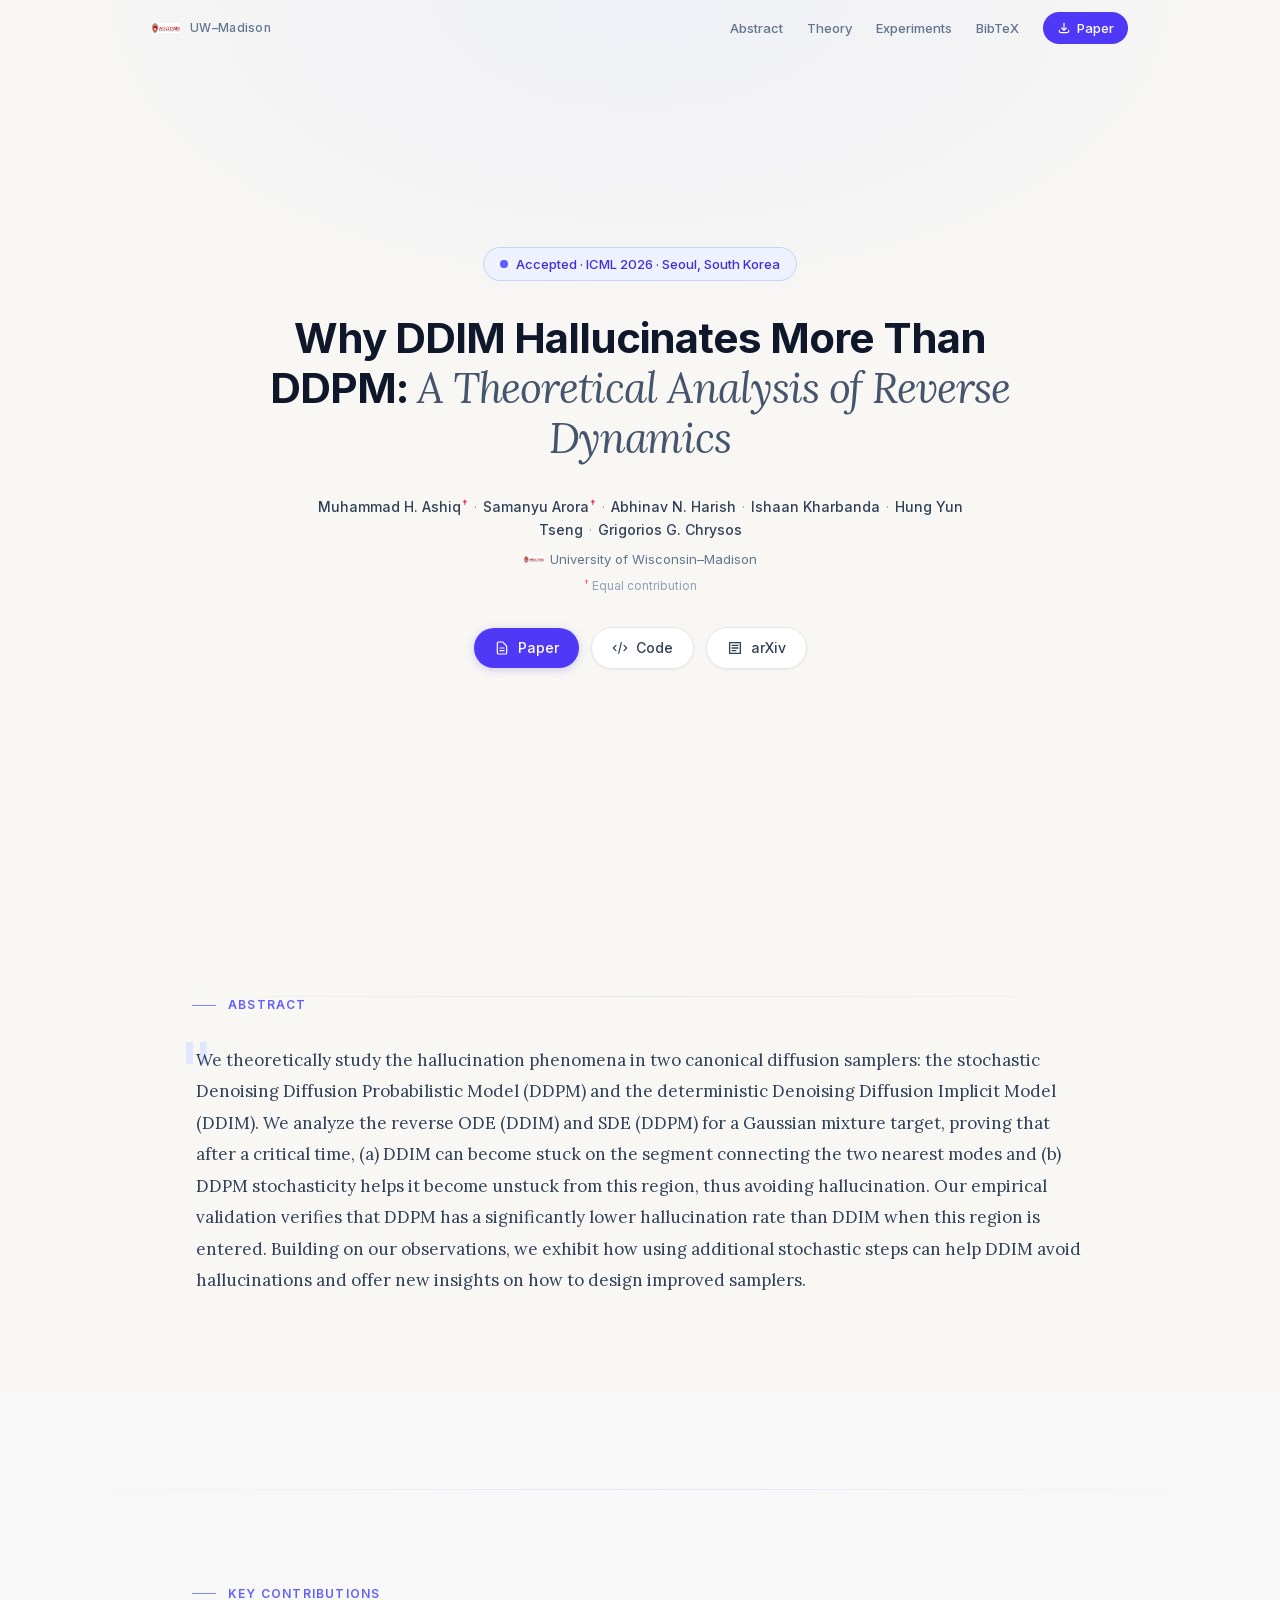
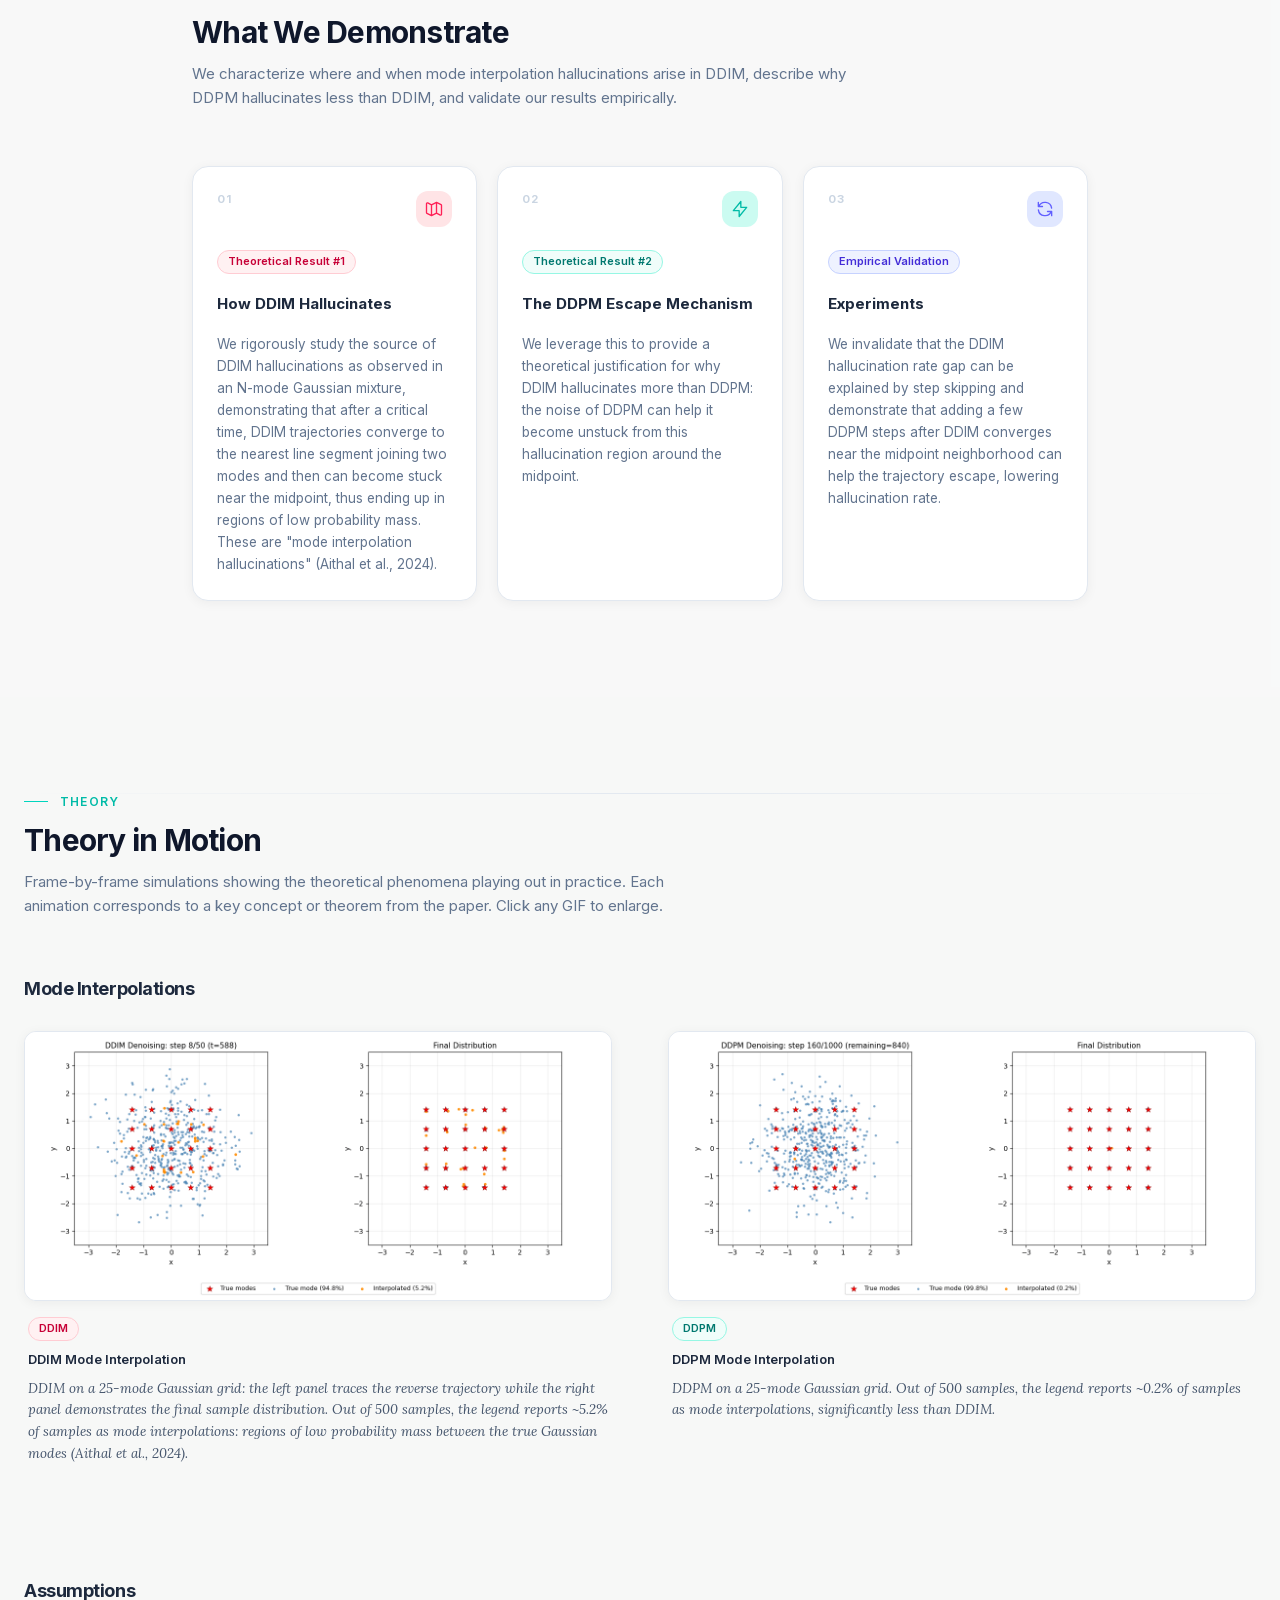
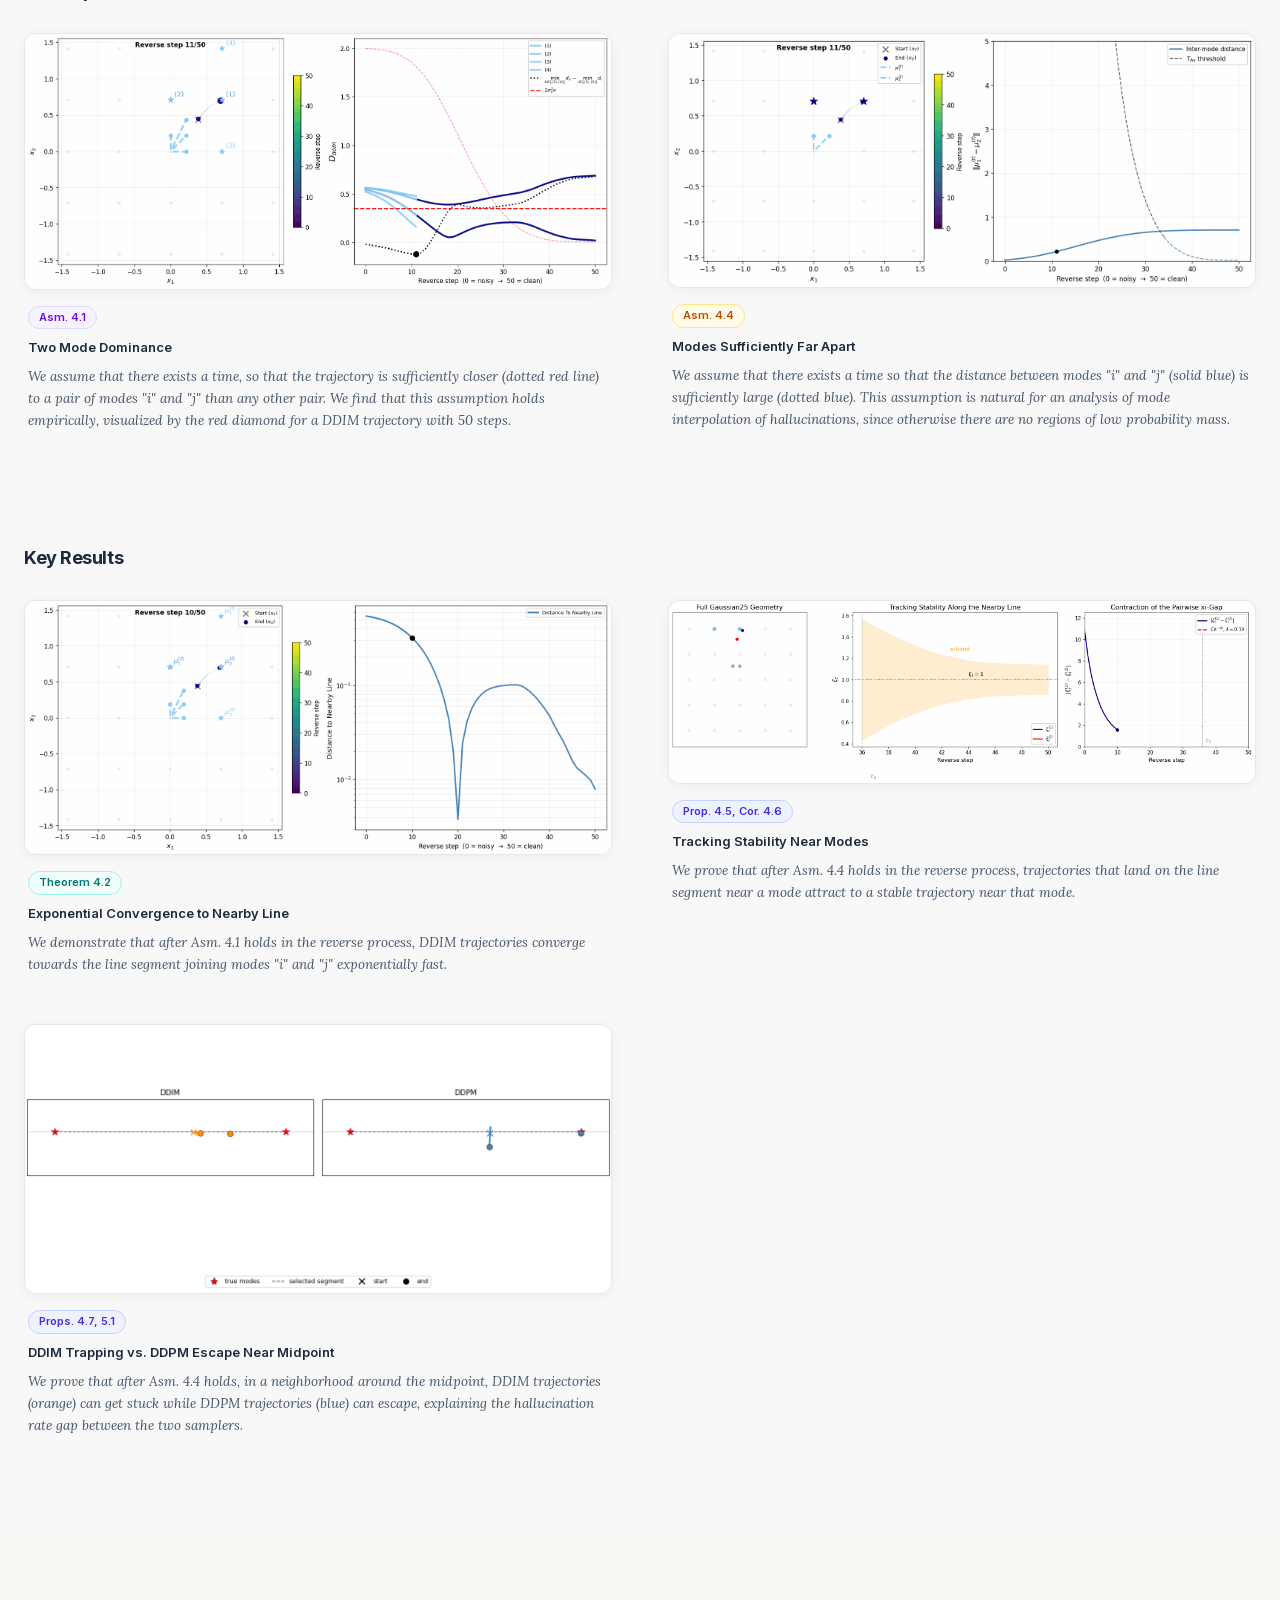
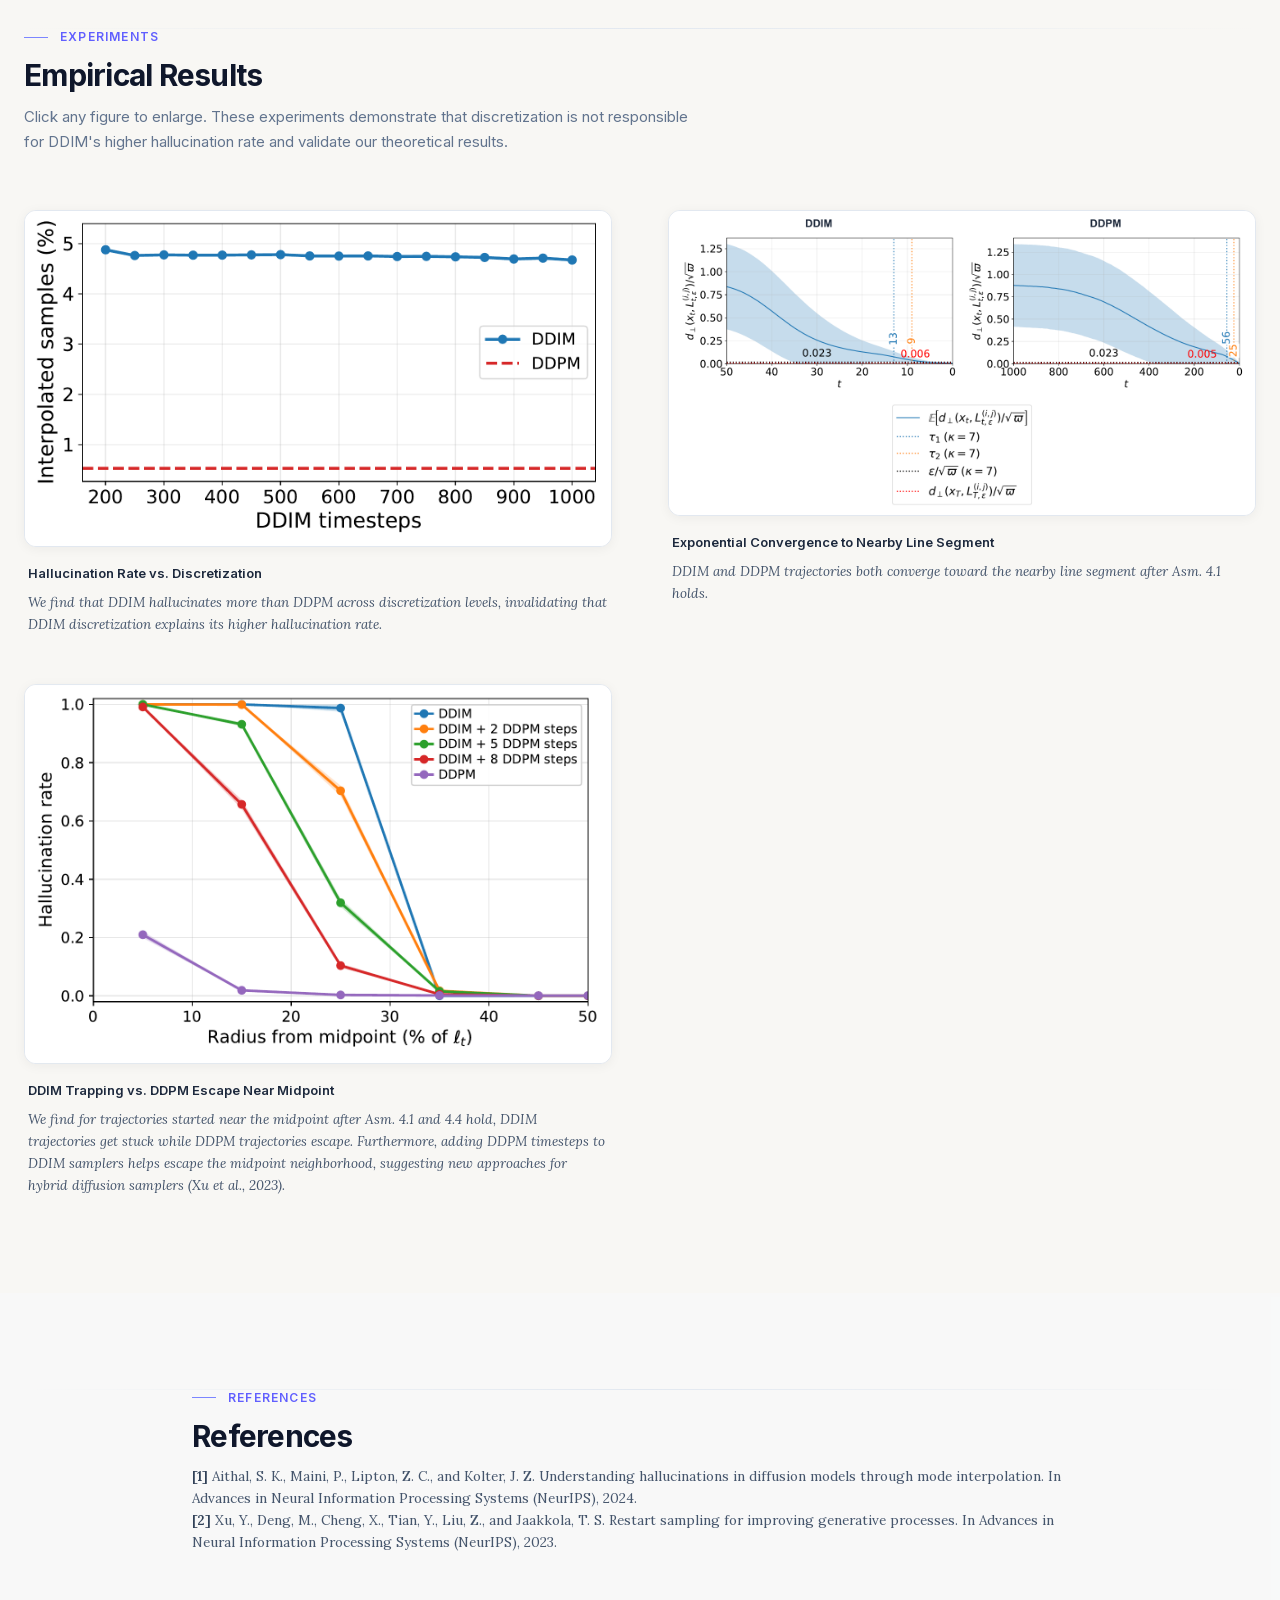
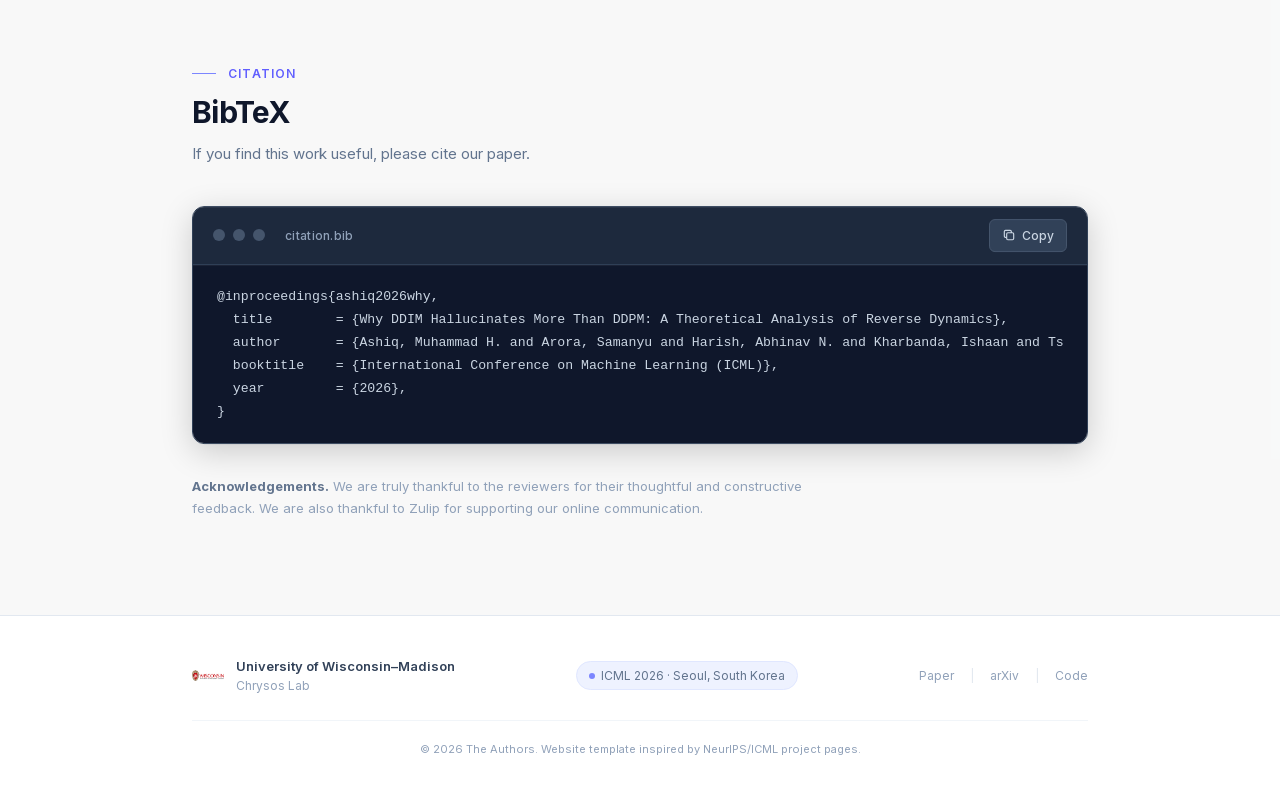
<file: index.html>
<!DOCTYPE html><html lang="en" class="inter_7b064e0d-module__MOT0tq__variable lora_5467cbd-module__CUfb8q__variable scroll-smooth"><head><meta charSet="utf-8"/><meta name="viewport" content="width=device-width, initial-scale=1"/><link rel="preload" href="/_next/static/media/5e5dfa9e86f764b8-s.p.0o9~3wzuvo.a_.woff2" as="font" crossorigin="" type="font/woff2"/><link rel="preload" href="/_next/static/media/83afe278b6a6bb3c-s.p.0q-301v4kxxnr.woff2" as="font" crossorigin="" type="font/woff2"/><link rel="preload" href="/_next/static/media/8c2eb9ceedecfc8e-s.p.0oeo8epbafgia.woff2" as="font" crossorigin="" type="font/woff2"/><link rel="stylesheet" href="/_next/static/chunks/0fmqbyfh3ov3u.css" data-precedence="next"/><link rel="preload" as="script" fetchPriority="low" href="/_next/static/chunks/11qk_vpw_zwkf.js"/><script src="/_next/static/chunks/125l.7mq080dp.js" async=""></script><script src="/_next/static/chunks/10u3y4bw1ayzs.js" async=""></script><script src="/_next/static/chunks/turbopack-0x3h0o5n5ls1-.js" async=""></script><script src="/_next/static/chunks/0fsi8lw5utejl.js" async=""></script><script src="/_next/static/chunks/0d3tkj33oycf2.js" async=""></script><script src="/_next/static/chunks/0pynjyk469h_8.js" async=""></script><meta name="next-size-adjust" content=""/><title>Why DDIM Hallucinates More Than DDPM | ICML 2026</title><meta name="description" content="A theoretical analysis of reverse dynamics in DDPM and DDIM diffusion samplers. Accepted at ICML 2026."/><meta property="og:title" content="Why DDIM Hallucinates More Than DDPM: A Theoretical Analysis of Reverse Dynamics"/><meta property="og:description" content="We theoretically study hallucination phenomena in two canonical diffusion samplers. Accepted at ICML 2026."/><meta property="og:type" content="article"/><meta name="twitter:card" content="summary"/><meta name="twitter:title" content="Why DDIM Hallucinates More Than DDPM: A Theoretical Analysis of Reverse Dynamics"/><meta name="twitter:description" content="We theoretically study hallucination phenomena in two canonical diffusion samplers. Accepted at ICML 2026."/><link rel="icon" href="/favicon.ico?favicon.0x3dzn~oxb6tn.ico" sizes="256x256" type="image/x-icon"/><script src="/_next/static/chunks/03~yq9q893hmn.js" noModule=""></script><style id="gif-lightbox-styles">#theory img[src$=".gif"]{cursor:zoom-in}.gif-lightbox{position:fixed;inset:0;z-index:120;background:rgba(15,23,42,.84);backdrop-filter:blur(8px);display:flex;align-items:center;justify-content:center;padding:24px}.gif-lightbox__panel{position:relative;width:min(96vw,88rem);max-height:92vh;background:#f8f7f4;border-radius:16px;box-shadow:0 24px 80px rgba(0,0,0,.35);overflow:hidden}.gif-lightbox__panel img{display:block;width:100%;height:auto;max-height:88vh;object-fit:contain;background:#f8f7f4}.gif-lightbox__close{position:absolute;top:12px;right:12px;z-index:1;border:1px solid rgba(148,163,184,.45);background:rgba(255,255,255,.94);color:#334155;border-radius:999px;padding:6px 12px;font-size:12px;font-weight:600;cursor:pointer}</style></head><body class="antialiased"><div hidden=""><!--$--><!--/$--></div><main class="min-h-screen" style="background:var(--bg-page)"><header class="fixed top-0 inset-x-0 z-50 transition-all duration-300 bg-transparent" style="opacity:0;transform:translateY(-16px)"><div class="max-w-5xl mx-auto px-6 h-14 flex items-center justify-between"><a href="#hero" class="flex items-center gap-2.5 group"><div style="position:relative; width:120px; height:60px;"><img alt="UW–Madison" loading="lazy" decoding="async" data-nimg="fill" class="object-contain" style="position:absolute;height:100%;width:100%;left:0;top:0;right:0;bottom:0;color:transparent" src="/uw-logo.png"/></div><span class="text-xs font-medium text-slate-500 group-hover:text-slate-800 transition-colors hidden sm:block tracking-wide">UW–Madison</span></a><nav class="flex items-center gap-6"><a href="#abstract" class="text-[13px] font-medium text-slate-500 hover:text-indigo-600 transition-colors duration-200 hidden sm:block">Abstract</a><a href="#theory" class="text-[13px] font-medium text-slate-500 hover:text-indigo-600 transition-colors duration-200 hidden sm:block">Theory</a><a href="#figures" class="text-[13px] font-medium text-slate-500 hover:text-indigo-600 transition-colors duration-200 hidden sm:block">Experiments</a><a href="#bibtex" class="text-[13px] font-medium text-slate-500 hover:text-indigo-600 transition-colors duration-200 hidden sm:block">BibTeX</a><a href="/paper.pdf" target="_blank" rel="noopener noreferrer" class="inline-flex items-center gap-1.5 bg-indigo-600 hover:bg-indigo-700 text-white text-[13px] font-medium px-3.5 py-1.5 rounded-full transition-colors duration-200"><svg class="w-3.5 h-3.5" fill="none" viewBox="0 0 24 24" stroke="currentColor" stroke-width="2"><path stroke-linecap="round" stroke-linejoin="round" d="M4 16v1a3 3 0 003 3h10a3 3 0 003-3v-1m-4-4l-4 4m0 0l-4-4m4 4V4"></path></svg>Paper</a></nav></div></header><section id="hero" class="relative min-h-screen flex flex-col items-center justify-center pt-24 pb-20 px-6"><div class="absolute inset-0 pointer-events-none" style="background-image:radial-gradient(ellipse 80% 60% at 50% 0%, rgba(199, 210, 254, 0.18) 0%, transparent 70%)"></div><div class="relative z-10 max-w-4xl mx-auto w-full flex flex-col items-center text-center gap-8"><div style="opacity:0;transform:translateY(24px)"><div class="inline-flex items-center gap-2 bg-indigo-50 border border-indigo-200 text-indigo-700 text-[13px] font-medium px-4 py-1.5 rounded-full"><span class="relative flex h-2 w-2"><span class="animate-ping absolute inline-flex h-full w-full rounded-full bg-indigo-400 opacity-75"></span><span class="relative inline-flex rounded-full h-2 w-2 bg-indigo-500"></span></span>Accepted · ICML 2026 · Seoul, South Korea</div></div><h1 class="text-3xl sm:text-4xl md:text-[2.625rem] font-bold text-slate-900 leading-[1.18] tracking-tight max-w-3xl" style="opacity:0;transform:translateY(24px)">Why DDIM Hallucinates More Than DDPM:<!-- --> <span class="text-slate-600 font-normal font-serif italic">A Theoretical Analysis of Reverse Dynamics</span></h1><div class="flex flex-col items-center gap-2" style="opacity:0;transform:translateY(24px)"><p class="text-slate-600 text-sm leading-relaxed max-w-2xl"><span><span class="text-slate-700 font-medium">Muhammad H. Ashiq</span><sup class="text-rose-500 font-semibold ml-px text-[10px]">†</sup><span class="text-slate-400 mx-1.5">·</span></span><span><span class="text-slate-700 font-medium">Samanyu Arora</span><sup class="text-rose-500 font-semibold ml-px text-[10px]">†</sup><span class="text-slate-400 mx-1.5">·</span></span><span><span class="text-slate-700 font-medium">Abhinav N. Harish</span><span class="text-slate-400 mx-1.5">·</span></span><span><span class="text-slate-700 font-medium">Ishaan Kharbanda</span><span class="text-slate-400 mx-1.5">·</span></span><span><span class="text-slate-700 font-medium">Hung Yun Tseng</span><span class="text-slate-400 mx-1.5">·</span></span><span><href a='grigoris.ece.wisc.edu'><span class="text-slate-700 font-medium">Grigorios G. Chrysos</span></href></span></p><div class="text-[13px] text-slate-500 flex flex-col items-center gap-1.5"><a href="https://www.wisc.edu" target="_blank" rel="noopener noreferrer" class="hover:text-indigo-600 transition-colors duration-200 inline-flex items-center gap-1.5"><div style="position:relative; width:120px; height:60px;"><img alt="UW–Madison" loading="lazy" decoding="async" data-nimg="fill" class="object-contain" style="position:absolute;height:100%;width:100%;left:0;top:0;right:0;bottom:0;color:transparent" src="/uw-logo.png"/></div>University of Wisconsin–Madison</a><p class="text-[12px] text-slate-400"><sup class="text-rose-400 font-semibold">†</sup> Equal contribution</p></div></div><div class="flex flex-wrap items-center justify-center gap-3" style="opacity:0;transform:translateY(24px)"><a href="/paper.pdf" target="_blank" rel="noopener noreferrer" class="inline-flex items-center gap-2 px-5 py-2.5 rounded-full text-sm font-medium transition-all duration-200 bg-indigo-600 text-white hover:bg-indigo-700 shadow-[0_2px_8px_0_rgb(79,70,229,0.25)] hover:shadow-[0_4px_16px_0_rgb(79,70,229,0.35)]"><svg class="w-4 h-4" fill="none" viewBox="0 0 24 24" stroke="currentColor" stroke-width="1.8"><path stroke-linecap="round" stroke-linejoin="round" d="M9 12h6m-6 4h6m2 5H7a2 2 0 01-2-2V5a2 2 0 012-2h5.586a1 1 0 01.707.293l5.414 5.414a1 1 0 01.293.707V19a2 2 0 01-2 2z"></path></svg>Paper</a><a href="https://github.com/diffusion-hallucination/ddim_vs_ddpm_hallucinations" target="_blank" rel="noopener noreferrer" class="inline-flex items-center gap-2 px-5 py-2.5 rounded-full text-sm font-medium transition-all duration-200 bg-white text-slate-700 border border-slate-200 hover:border-slate-300 hover:bg-slate-50 shadow-[0_1px_3px_0_rgb(0,0,0,0.06)]"><svg class="w-4 h-4" fill="none" viewBox="0 0 24 24" stroke="currentColor" stroke-width="1.8"><path stroke-linecap="round" stroke-linejoin="round" d="M10 20l4-16m4 4l4 4-4 4M6 16l-4-4 4-4"></path></svg>Code</a><a href="https://arxiv.org/abs/2605.06831" target="_blank" rel="noopener noreferrer" class="inline-flex items-center gap-2 px-5 py-2.5 rounded-full text-sm font-medium transition-all duration-200 bg-white text-slate-700 border border-slate-200 hover:border-slate-300 hover:bg-slate-50 shadow-[0_1px_3px_0_rgb(0,0,0,0.06)]"><svg class="w-4 h-4" viewBox="0 0 24 24" fill="currentColor"><path d="M3 3h18v18H3V3zm16 16V5H5v14h14zM7 7h10v2H7V7zm0 4h10v2H7v-2zm0 4h7v2H7v-2z"></path></svg>arXiv</a></div><!-- Hero MP4 animations hidden for now. --></div></section><section id="abstract" class="py-24 px-6"><hr class="section-divider mb-24"/><div class="max-w-4xl mx-auto"><div class="flex flex-col gap-8" style="opacity:0;transform:translateY(20px)"><div class="flex items-center gap-3"><div class="w-6 h-px bg-indigo-400"></div><span class="text-xs font-semibold text-indigo-500 uppercase tracking-widest">Abstract</span></div><div class="relative"><div class="absolute -top-4 -left-3 text-8xl text-indigo-100 font-serif leading-none select-none pointer-events-none" aria-hidden="true">&quot;</div><p class="font-serif text-[1.0625rem] leading-[1.85] text-slate-700 relative z-10 pl-1">We theoretically study the hallucination phenomena in two canonical diffusion samplers: the stochastic Denoising Diffusion Probabilistic Model (DDPM) and the deterministic Denoising Diffusion Implicit Model (DDIM). We analyze the reverse ODE (DDIM) and SDE (DDPM) for a Gaussian mixture target, proving that after a critical time, (a) DDIM can become stuck on the segment connecting the two nearest modes and (b) DDPM stochasticity helps it become unstuck from this region, thus avoiding hallucination. Our empirical validation verifies that DDPM has a significantly lower hallucination rate than DDIM when this region is entered. Building on our observations, we exhibit how using additional stochastic steps can help DDIM avoid hallucinations and offer new insights on how to design improved samplers.</p></div></div></div></section><section id="contributions" class="py-24 px-6 bg-slate-50/60"><hr class="section-divider mb-0"/><div class="max-w-4xl mx-auto pt-24"><div class="flex flex-col gap-3 mb-14" style="opacity:0;transform:translateY(20px)"><div class="flex items-center gap-3"><div class="w-6 h-px bg-indigo-400"></div><span class="text-xs font-semibold text-indigo-500 uppercase tracking-widest">Key Contributions</span></div><h2 class="text-2xl sm:text-3xl font-bold text-slate-900 tracking-tight">What We Demonstrate</h2><p class="text-slate-500 text-[15px] leading-relaxed max-w-2xl">We characterize where and when mode interpolation hallucinations arise in DDIM, describe why DDPM hallucinates less than DDIM, and validate our results empirically.</p></div><div class="grid grid-cols-1 md:grid-cols-3 gap-5"><div class="relative bg-white rounded-2xl border border-slate-200 p-6 flex flex-col gap-5 shadow-[0_2px_12px_0_rgb(0,0,0,0.05)] hover:shadow-[0_6px_24px_0_rgb(0,0,0,0.09)] hover:-translate-y-0.5 transition-all duration-300" style="opacity:0;transform:translateY(24px)"><div class="flex items-start justify-between"><span class="text-[11px] font-bold text-slate-300 tracking-widest">01</span><div class="w-9 h-9 rounded-xl flex items-center justify-center text-rose-500 bg-rose-100"><svg class="w-5 h-5" fill="none" viewBox="0 0 24 24" stroke="currentColor" stroke-width="1.6"><path stroke-linecap="round" stroke-linejoin="round" d="M9 20l-5.447-2.724A1 1 0 013 16.382V5.618a1 1 0 011.447-.894L9 7m0 13l6-3m-6 3V7m6 10l4.553 2.276A1 1 0 0021 18.382V7.618a1 1 0 00-.553-.894L15 4m0 13V4m0 0L9 7"></path></svg></div></div><div><span class="inline-block text-[11px] font-semibold px-2.5 py-0.5 rounded-full border bg-rose-50 border-rose-200 text-rose-700">Theoretical Result #1</span></div><h3 class="text-[15px] font-bold text-slate-800 leading-snug">How DDIM Hallucinates</h3><p class="text-[13.5px] text-slate-500 leading-relaxed flex-1">We rigorously study the source of DDIM hallucinations as observed in an N-mode Gaussian mixture, demonstrating that after a critical time, DDIM trajectories converge to the nearest line segment joining two modes and then can become stuck near the midpoint, thus ending up in regions of low probability mass. These are &quot;mode interpolation hallucinations&quot; (Aithal et al., 2024).</p></div><div class="relative bg-white rounded-2xl border border-slate-200 p-6 flex flex-col gap-5 shadow-[0_2px_12px_0_rgb(0,0,0,0.05)] hover:shadow-[0_6px_24px_0_rgb(0,0,0,0.09)] hover:-translate-y-0.5 transition-all duration-300" style="opacity:0;transform:translateY(24px)"><div class="flex items-start justify-between"><span class="text-[11px] font-bold text-slate-300 tracking-widest">02</span><div class="w-9 h-9 rounded-xl flex items-center justify-center text-teal-500 bg-teal-100"><svg class="w-5 h-5" fill="none" viewBox="0 0 24 24" stroke="currentColor" stroke-width="1.6"><path stroke-linecap="round" stroke-linejoin="round" d="M13 10V3L4 14h7v7l9-11h-7z"></path></svg></div></div><div><span class="inline-block text-[11px] font-semibold px-2.5 py-0.5 rounded-full border bg-teal-50 border-teal-200 text-teal-700">Theoretical Result #2</span></div><h3 class="text-[15px] font-bold text-slate-800 leading-snug">The DDPM Escape Mechanism</h3><p class="text-[13.5px] text-slate-500 leading-relaxed flex-1">We leverage this to provide a theoretical justification for why DDIM hallucinates more than DDPM: the noise of DDPM can help it become unstuck from this hallucination region around the midpoint.</p></div><div class="relative bg-white rounded-2xl border border-slate-200 p-6 flex flex-col gap-5 shadow-[0_2px_12px_0_rgb(0,0,0,0.05)] hover:shadow-[0_6px_24px_0_rgb(0,0,0,0.09)] hover:-translate-y-0.5 transition-all duration-300" style="opacity:0;transform:translateY(24px)"><div class="flex items-start justify-between"><span class="text-[11px] font-bold text-slate-300 tracking-widest">03</span><div class="w-9 h-9 rounded-xl flex items-center justify-center text-indigo-500 bg-indigo-100"><svg class="w-5 h-5" fill="none" viewBox="0 0 24 24" stroke="currentColor" stroke-width="1.6"><path stroke-linecap="round" stroke-linejoin="round" d="M4 4v5h.582m15.356 2A8.001 8.001 0 004.582 9m0 0H9m11 11v-5h-.581m0 0a8.003 8.003 0 01-15.357-2m15.357 2H15"></path></svg></div></div><div><span class="inline-block text-[11px] font-semibold px-2.5 py-0.5 rounded-full border bg-indigo-50 border-indigo-200 text-indigo-700">Empirical Validation</span></div><h3 class="text-[15px] font-bold text-slate-800 leading-snug">Experiments</h3><p class="text-[13.5px] text-slate-500 leading-relaxed flex-1">We invalidate that the DDIM hallucination rate gap can be explained by step skipping and demonstrate that adding a few DDPM steps after DDIM converges near the midpoint neighborhood can help the trajectory escape, lowering hallucination rate.</p></div></div></div></section><section id="theory" class="py-24 px-6 bg-slate-50/50"><hr class="section-divider mb-24"/><div class="max-w-6xl mx-auto"><div class="flex flex-col gap-3 mb-14" style="opacity:0;transform:translateY(20px)"><div class="flex items-center gap-3"><div class="w-6 h-px bg-teal-400"></div><span class="text-xs font-semibold text-teal-500 uppercase tracking-widest">Theory</span></div><h2 class="text-2xl sm:text-3xl font-bold text-slate-900 tracking-tight">Theory in Motion</h2><p class="text-slate-500 text-[15px] leading-relaxed max-w-2xl">Frame-by-frame simulations showing the theoretical phenomena playing out in practice. Each animation corresponds to a key concept or theorem from the paper. Click any GIF to enlarge.</p></div><div class="flex flex-col" style="gap:7rem"><div class="flex flex-col gap-7"><h3 class="text-lg font-bold text-slate-800 tracking-tight" style="opacity:0;transform:translateY(16px)">Mode Interpolations</h3><div class="grid grid-cols-1 lg:grid-cols-2 gap-12" style="column-gap:3.5rem;row-gap:3rem"><div class="flex flex-col gap-4" style="opacity:0;transform:translateY(28px)"><div class="rounded-xl overflow-hidden border border-slate-200 bg-white shadow-[0_2px_12px_0_rgb(0,0,0,0.05)]"><div class="relative w-full" style="aspect-ratio:1200/550"><img alt="DDIM Mode Interpolation" loading="lazy" decoding="async" data-nimg="fill" class="object-contain" style="position:absolute;height:100%;width:100%;left:0;top:0;right:0;bottom:0;color:transparent" src="/assets/ddim_mode_interpolation_demo.gif"/></div></div><div class="flex flex-col gap-2 px-1"><div class="flex items-center gap-2 flex-wrap"><span class="text-[11px] font-semibold px-2.5 py-0.5 rounded-full border bg-rose-50 border-rose-200 text-rose-700">DDIM</span></div><span class="text-[13px] font-semibold text-slate-800">DDIM Mode Interpolation</span><p class="font-serif text-[13.5px] leading-relaxed text-slate-600 italic">DDIM on a 25-mode Gaussian grid: the left panel traces the reverse trajectory while the right panel demonstrates the final sample distribution. Out of 500 samples, the legend reports ~5.2% of samples as mode interpolations: regions of low probability mass between the true Gaussian modes (Aithal et al., 2024).</p></div></div><div class="flex flex-col gap-4" style="opacity:0;transform:translateY(28px)"><div class="rounded-xl overflow-hidden border border-slate-200 bg-white shadow-[0_2px_12px_0_rgb(0,0,0,0.05)]"><div class="relative w-full" style="aspect-ratio:1200/550"><img alt="DDPM Mode Interpolation" loading="lazy" decoding="async" data-nimg="fill" class="object-contain" style="position:absolute;height:100%;width:100%;left:0;top:0;right:0;bottom:0;color:transparent" src="/assets/ddpm_mode_interpolation_demo.gif"/></div></div><div class="flex flex-col gap-2 px-1"><div class="flex items-center gap-2 flex-wrap"><span class="text-[11px] font-semibold px-2.5 py-0.5 rounded-full border bg-teal-50 border-teal-200 text-teal-700">DDPM</span></div><span class="text-[13px] font-semibold text-slate-800">DDPM Mode Interpolation</span><p class="font-serif text-[13.5px] leading-relaxed text-slate-600 italic">DDPM on a 25-mode Gaussian grid. Out of 500 samples, the legend reports ~0.2% of samples as mode interpolations, significantly less than DDIM.</p></div></div></div></div><div class="flex flex-col gap-7"><h3 class="text-lg font-bold text-slate-800 tracking-tight" style="opacity:0;transform:translateY(16px)">Assumptions</h3><div class="grid grid-cols-1 lg:grid-cols-2 gap-12" style="column-gap:3.5rem;row-gap:3rem"><div class="flex flex-col gap-4" style="opacity:0;transform:translateY(28px)"><div class="rounded-xl overflow-hidden border border-slate-200 bg-white shadow-[0_2px_12px_0_rgb(0,0,0,0.05)]"><div class="relative w-full" style="aspect-ratio:1581/686"><img alt="Two Mode Dominance" loading="lazy" decoding="async" data-nimg="fill" class="object-contain" style="position:absolute;height:100%;width:100%;left:0;top:0;right:0;bottom:0;color:transparent" src="/assets/two_mode_dominance.gif"/></div></div><div class="flex flex-col gap-2 px-1"><div class="flex items-center gap-2 flex-wrap"><span class="text-[11px] font-semibold px-2.5 py-0.5 rounded-full border bg-violet-50 border-violet-200 text-violet-700">Asm. 4.1</span></div><span class="text-[13px] font-semibold text-slate-800">Two Mode Dominance</span><p class="font-serif text-[13.5px] leading-relaxed text-slate-600 italic">We assume that there exists a time, so that the trajectory is sufficiently closer (dotted red line) to a pair of modes &quot;i&quot; and &quot;j&quot; than any other pair. We find that this assumption holds empirically, visualized by the red diamond for a DDIM trajectory with 50 steps.</p></div></div><div class="flex flex-col gap-4" style="opacity:0;transform:translateY(28px)"><div class="rounded-xl overflow-hidden border border-slate-200 bg-white shadow-[0_2px_12px_0_rgb(0,0,0,0.05)]"><div class="relative w-full" style="aspect-ratio:1500/648"><img alt="Modes Sufficiently Far Apart" loading="lazy" decoding="async" data-nimg="fill" class="object-contain" style="position:absolute;height:100%;width:100%;left:0;top:0;right:0;bottom:0;color:transparent" src="/assets/modes_far_apart.gif"/></div></div><div class="flex flex-col gap-2 px-1"><div class="flex items-center gap-2 flex-wrap"><span class="text-[11px] font-semibold px-2.5 py-0.5 rounded-full border bg-amber-50 border-amber-200 text-amber-700">Asm. 4.4</span></div><span class="text-[13px] font-semibold text-slate-800">Modes Sufficiently Far Apart</span><p class="font-serif text-[13.5px] leading-relaxed text-slate-600 italic">We assume that there exists a time so that the distance between modes &quot;i&quot; and &quot;j&quot; (solid blue) is sufficiently large (dotted blue). This assumption is natural for an analysis of mode interpolation of hallucinations, since otherwise there are no regions of low probability mass.</p></div></div></div></div><div class="flex flex-col gap-7"><h3 class="text-lg font-bold text-slate-800 tracking-tight" style="opacity:0;transform:translateY(16px)">Key Results</h3><div class="grid grid-cols-1 lg:grid-cols-2 gap-12" style="column-gap:3.5rem;row-gap:3rem"><div class="flex flex-col gap-4" style="opacity:0;transform:translateY(28px)"><div class="rounded-xl overflow-hidden border border-slate-200 bg-white shadow-[0_2px_12px_0_rgb(0,0,0,0.05)]"><div class="relative w-full" style="aspect-ratio:1580/684"><img alt="Exponential Convergence to Nearby Line" loading="lazy" decoding="async" data-nimg="fill" class="object-contain" style="position:absolute;height:100%;width:100%;left:0;top:0;right:0;bottom:0;color:transparent" src="/assets/exp_convergence.gif"/></div></div><div class="flex flex-col gap-2 px-1"><div class="flex items-center gap-2 flex-wrap"><span class="text-[11px] font-semibold px-2.5 py-0.5 rounded-full border bg-teal-50 border-teal-200 text-teal-700">Theorem 4.2</span></div><span class="text-[13px] font-semibold text-slate-800">Exponential Convergence to Nearby Line</span><p class="font-serif text-[13.5px] leading-relaxed text-slate-600 italic">We demonstrate that after Asm. 4.1 holds in the reverse process, DDIM trajectories converge towards the line segment joining modes &quot;i&quot; and &quot;j&quot; exponentially fast.</p></div></div><div class="flex flex-col gap-4" style="opacity:0;transform:translateY(28px)"><div class="rounded-xl overflow-hidden border border-slate-200 bg-white shadow-[0_2px_12px_0_rgb(0,0,0,0.05)]"><div class="relative w-full" style="aspect-ratio:1940/602"><img alt="Tracking Stability Near Modes" loading="lazy" decoding="async" data-nimg="fill" class="object-contain" style="position:absolute;height:100%;width:100%;left:0;top:0;right:0;bottom:0;color:transparent" src="/assets/tracking_stability.gif"/></div></div><div class="flex flex-col gap-2 px-1"><div class="flex items-center gap-2 flex-wrap"><span class="text-[11px] font-semibold px-2.5 py-0.5 rounded-full border bg-indigo-50 border-indigo-200 text-indigo-700">Prop. 4.5, Cor. 4.6</span></div><span class="text-[13px] font-semibold text-slate-800">Tracking Stability Near Modes</span><p class="font-serif text-[13.5px] leading-relaxed text-slate-600 italic">We prove that after Asm. 4.4 holds in the reverse process, trajectories that land on the line segment near a mode attract to a stable trajectory near that mode.</p></div></div><div class="flex flex-col gap-4" style="opacity:0;transform:translateY(28px)"><div class="rounded-xl overflow-hidden border border-slate-200 bg-white shadow-[0_2px_12px_0_rgb(0,0,0,0.05)]"><div class="relative w-full" style="aspect-ratio:1200/550"><img alt="DDIM Trapping vs. DDPM Escape Near Midpoint" loading="lazy" decoding="async" data-nimg="fill" class="object-contain" style="position:absolute;height:100%;width:100%;left:0;top:0;right:0;bottom:0;color:transparent" src="/assets/ddim_stuck_vs_ddpm_escape.gif"/></div></div><div class="flex flex-col gap-2 px-1"><div class="flex items-center gap-2 flex-wrap"><span class="text-[11px] font-semibold px-2.5 py-0.5 rounded-full border bg-indigo-50 border-indigo-200 text-indigo-700">Props. 4.7, 5.1</span></div><span class="text-[13px] font-semibold text-slate-800">DDIM Trapping vs. DDPM Escape Near Midpoint</span><p class="font-serif text-[13.5px] leading-relaxed text-slate-600 italic">We prove that after Asm. 4.4 holds, in a neighborhood around the midpoint, DDIM trajectories (orange) can get stuck while DDPM trajectories (blue) can escape, explaining the hallucination rate gap between the two samplers.</p></div></div></div></div></div></div></section><section id="figures" class="py-24 px-6"><hr class="section-divider mb-24"/><div class="max-w-6xl mx-auto"><div class="flex flex-col gap-3 mb-14" style="opacity:0;transform:translateY(20px)"><div class="flex items-center gap-3"><div class="w-6 h-px bg-indigo-400"></div><span class="text-xs font-semibold text-indigo-500 uppercase tracking-widest">Experiments</span></div><h2 class="text-2xl sm:text-3xl font-bold text-slate-900 tracking-tight">Empirical Results</h2><p class="text-slate-500 text-[15px] leading-relaxed max-w-2xl">Click any figure to enlarge. These experiments demonstrate that discretization is not responsible for DDIM&#x27;s higher hallucination rate and validate our theoretical results.</p></div><div class="grid grid-cols-1 lg:grid-cols-2 gap-12" style="column-gap:3.5rem;row-gap:3rem"><div class="flex flex-col gap-4" style="opacity:0;transform:translateY(28px)"><button class="group relative rounded-xl overflow-hidden border border-slate-200 bg-white shadow-[0_2px_12px_0_rgb(0,0,0,0.05)] hover:shadow-[0_8px_28px_0_rgb(0,0,0,0.10)] hover:-translate-y-0.5 transition-all duration-300 text-left w-full" aria-label="Enlarge Hallucination Rate vs. Discretization"><div class="relative w-full" style="aspect-ratio:1400/800"><img alt="Hallucination Rate vs. Discretization" loading="lazy" decoding="async" data-nimg="fill" class="object-contain" style="position:absolute;height:100%;width:100%;left:0;top:0;right:0;bottom:0;color:transparent" src="/assets/ddim_cumulative_hallucination_gaussian25_64.png"/></div><div class="absolute inset-0 bg-slate-900/0 group-hover:bg-slate-900/04 transition-colors duration-300 flex items-center justify-center"><span class="opacity-0 group-hover:opacity-100 transition-opacity duration-200 bg-white/90 text-slate-700 text-[12px] font-medium px-3 py-1.5 rounded-full border border-slate-200 shadow-sm">Click to enlarge</span></div></button><div class="flex flex-col gap-2 px-1"><span class="text-[13px] font-semibold text-slate-800">Hallucination Rate vs. Discretization</span><p class="font-serif text-[13.5px] leading-relaxed text-slate-600 italic">We find that DDIM hallucinates more than DDPM across discretization levels, invalidating that DDIM discretization explains its higher hallucination rate.</p></div></div><div class="flex flex-col gap-4" style="opacity:0;transform:translateY(28px)"><button class="group relative rounded-xl overflow-hidden border border-slate-200 bg-white shadow-[0_2px_12px_0_rgb(0,0,0,0.05)] hover:shadow-[0_8px_28px_0_rgb(0,0,0,0.10)] hover:-translate-y-0.5 transition-all duration-300 text-left w-full" aria-label="Enlarge Exponential Convergence to Nearby Line Segment"><div class="relative w-full" style="aspect-ratio:2860/1484"><img alt="Exponential Convergence to Nearby Line Segment" loading="lazy" decoding="async" data-nimg="fill" class="object-contain" style="position:absolute;height:100%;width:100%;left:0;top:0;right:0;bottom:0;color:transparent" src="/assets/exp_convergence_ddim_ddpm_with_legend.png"/></div><div class="absolute inset-0 bg-slate-900/0 group-hover:bg-slate-900/04 transition-colors duration-300 flex items-center justify-center"><span class="opacity-0 group-hover:opacity-100 transition-opacity duration-200 bg-white/90 text-slate-700 text-[12px] font-medium px-3 py-1.5 rounded-full border border-slate-200 shadow-sm">Click to enlarge</span></div></button><div class="flex flex-col gap-2 px-1"><span class="text-[13px] font-semibold text-slate-800">Exponential Convergence to Nearby Line Segment</span><p class="font-serif text-[13.5px] leading-relaxed text-slate-600 italic">DDIM and DDPM trajectories both converge toward the nearby line segment after Asm. 4.1 holds.</p></div></div><div class="flex flex-col gap-4" style="opacity:0;transform:translateY(28px)"><button class="group relative rounded-xl overflow-hidden border border-slate-200 bg-white shadow-[0_2px_12px_0_rgb(0,0,0,0.05)] hover:shadow-[0_8px_28px_0_rgb(0,0,0,0.10)] hover:-translate-y-0.5 transition-all duration-300 text-left w-full" aria-label="Enlarge DDIM Trapping vs. DDPM Escape Near Midpoint"><div class="relative w-full" style="aspect-ratio:1300/840"><img alt="DDIM Trapping vs. DDPM Escape Near Midpoint" loading="lazy" decoding="async" data-nimg="fill" class="object-contain" style="position:absolute;height:100%;width:100%;left:0;top:0;right:0;bottom:0;color:transparent" src="/assets/overlay_tau9_gaussian25_ddim_quad_50.png"/></div><div class="absolute inset-0 bg-slate-900/0 group-hover:bg-slate-900/04 transition-colors duration-300 flex items-center justify-center"><span class="opacity-0 group-hover:opacity-100 transition-opacity duration-200 bg-white/90 text-slate-700 text-[12px] font-medium px-3 py-1.5 rounded-full border border-slate-200 shadow-sm">Click to enlarge</span></div></button><div class="flex flex-col gap-2 px-1"><span class="text-[13px] font-semibold text-slate-800">DDIM Trapping vs. DDPM Escape Near Midpoint</span><p class="font-serif text-[13.5px] leading-relaxed text-slate-600 italic">We find for trajectories started near the midpoint after Asm. 4.1 and 4.4 hold, DDIM trajectories get stuck while DDPM trajectories escape. Furthermore, adding DDPM timesteps to DDIM samplers helps escape the midpoint neighborhood, suggesting new approaches for hybrid diffusion samplers (Xu et al., 2023).</p></div></div></div></div></section><section id="bibtex" class="py-24 px-6 bg-slate-50/60"><hr class="section-divider mb-24"/><div class="max-w-4xl mx-auto"><div class="flex flex-col gap-3" style="opacity:0;transform:translateY(20px);margin-bottom:7rem"><div class="flex items-center gap-3"><div class="w-6 h-px bg-indigo-400"></div><span class="text-xs font-semibold text-indigo-500 uppercase tracking-widest">References</span></div><h2 class="text-2xl sm:text-3xl font-bold text-slate-900 tracking-tight">References</h2><div class="space-y-4 text-[13.5px] leading-relaxed text-slate-600 font-serif"><p><span class="font-semibold text-slate-700">[1]</span> Aithal, S. K., Maini, P., Lipton, Z. C., and Kolter, J. Z. Understanding hallucinations in diffusion models through mode interpolation. In Advances in Neural Information Processing Systems (NeurIPS), 2024.</p><p><span class="font-semibold text-slate-700">[2]</span> Xu, Y., Deng, M., Cheng, X., Tian, Y., Liu, Z., and Jaakkola, T. S. Restart sampling for improving generative processes. In Advances in Neural Information Processing Systems (NeurIPS), 2023.</p></div></div><div class="flex flex-col gap-3 mb-10" style="opacity:0;transform:translateY(20px)"><div class="flex items-center gap-3"><div class="w-6 h-px bg-indigo-400"></div><span class="text-xs font-semibold text-indigo-500 uppercase tracking-widest">Citation</span></div><h2 class="text-2xl sm:text-3xl font-bold text-slate-900 tracking-tight">BibTeX</h2><p class="text-slate-500 text-[15px]">If you find this work useful, please cite our paper.</p></div><div class="relative rounded-xl overflow-hidden border border-slate-700 shadow-[0_8px_32px_0_rgb(0,0,0,0.18)]" style="opacity:0;transform:translateY(20px)"><div class="flex items-center justify-between px-5 py-3 bg-slate-800 border-b border-slate-700"><div class="flex items-center gap-2"><span class="w-3 h-3 rounded-full bg-slate-600"></span><span class="w-3 h-3 rounded-full bg-slate-600"></span><span class="w-3 h-3 rounded-full bg-slate-600"></span><span class="ml-3 text-[12px] text-slate-400 font-medium tracking-wide">citation.bib</span></div><button class="inline-flex items-center gap-1.5 text-[12px] font-medium px-3 py-1.5 rounded-md transition-all duration-200 bg-slate-700 hover:bg-slate-600 text-slate-300 border border-slate-600" aria-label="Copy BibTeX to clipboard"><svg class="w-3.5 h-3.5" fill="none" viewBox="0 0 24 24" stroke="currentColor" stroke-width="2"><path stroke-linecap="round" stroke-linejoin="round" d="M8 16H6a2 2 0 01-2-2V6a2 2 0 012-2h8a2 2 0 012 2v2m-6 12h8a2 2 0 002-2v-8a2 2 0 00-2-2h-8a2 2 0 00-2 2v8a2 2 0 002 2z"></path></svg>Copy</button></div><div class="bg-slate-900 px-6 py-5 overflow-x-auto"><pre class="bibtex-block text-slate-300">@inproceedings{ashiq2026why,
  title        = {Why DDIM Hallucinates More Than DDPM: A Theoretical Analysis of Reverse Dynamics},
  author       = {Ashiq, Muhammad H. and Arora, Samanyu and Harish, Abhinav N. and Kharbanda, Ishaan and Tseng, Hung Yun and Chrysos, Grigorios G.},
  booktitle    = {International Conference on Machine Learning (ICML)},
  year         = {2026},
}</pre></div></div><p class="mt-8 text-[13px] text-slate-400 leading-relaxed max-w-2xl" style="opacity:0"><strong class="text-slate-500">Acknowledgements.</strong> <!-- -->We are truly thankful to the reviewers for their thoughtful and constructive feedback. We are also thankful to Zulip for supporting  our online communication.</p></div></section><footer class="bg-white border-t border-slate-200 py-10 px-6"><div class="max-w-4xl mx-auto flex flex-col sm:flex-row items-center justify-between gap-5"><div class="flex items-center gap-3"><div style="position:relative; width:120px; height:60px;"><img alt="UW–Madison" loading="lazy" decoding="async" data-nimg="fill" class="object-contain" style="position:absolute;height:100%;width:100%;left:0;top:0;right:0;bottom:0;color:transparent" src="/uw-logo.png"/></div><div class="flex flex-col"><span class="text-[13px] font-semibold text-slate-700">University of Wisconsin–Madison</span><span class="text-[12px] text-slate-400">Chrysos Lab</span></div></div><div class="text-center"><span class="inline-flex items-center gap-1.5 text-[12px] text-slate-500 bg-indigo-50 border border-indigo-100 px-3 py-1 rounded-full"><span class="w-1.5 h-1.5 rounded-full bg-indigo-400"></span>ICML 2026 · Seoul, South Korea</span></div><div class="flex items-center gap-4 text-[12px] text-slate-400"><a href="/paper.pdf" target="_blank" rel="noopener noreferrer" class="hover:text-indigo-600 transition-colors">Paper</a><span class="text-slate-200">|</span><a href="https://arxiv.org/abs/2605.06831" target="_blank" rel="noopener noreferrer" class="hover:text-indigo-600 transition-colors">arXiv</a><span class="text-slate-200">|</span><a href="https://github.com/diffusion-hallucination/ddim_vs_ddpm_hallucinations" target="_blank" rel="noopener noreferrer" class="hover:text-indigo-600 transition-colors">Code</a></div></div><div class="max-w-4xl mx-auto mt-6 pt-5 border-t border-slate-100 text-center"><p class="text-[11px] text-slate-400">© 2026 The Authors. Website template inspired by NeurIPS/ICML project pages.</p></div></footer></main><!--$--><!--/$--><script src="/_next/static/chunks/11qk_vpw_zwkf.js" id="_R_" async=""></script><script>(self.__next_f=self.__next_f||[]).push([0])</script><script>self.__next_f.push([1,"1:\"$Sreact.fragment\"\n2:I[39756,[\"/_next/static/chunks/0fsi8lw5utejl.js\",\"/_next/static/chunks/0d3tkj33oycf2.js\"],\"default\"]\n3:I[37457,[\"/_next/static/chunks/0fsi8lw5utejl.js\",\"/_next/static/chunks/0d3tkj33oycf2.js\"],\"default\"]\n4:I[55672,[\"/_next/static/chunks/0fsi8lw5utejl.js\",\"/_next/static/chunks/0d3tkj33oycf2.js\",\"/_next/static/chunks/0pynjyk469h_8.js\"],\"default\"]\n5:I[33744,[\"/_next/static/chunks/0fsi8lw5utejl.js\",\"/_next/static/chunks/0d3tkj33oycf2.js\",\"/_next/static/chunks/0pynjyk469h_8.js\"],\"default\"]\n6:I[55126,[\"/_next/static/chunks/0fsi8lw5utejl.js\",\"/_next/static/chunks/0d3tkj33oycf2.js\",\"/_next/static/chunks/0pynjyk469h_8.js\"],\"default\"]\n7:I[15105,[\"/_next/static/chunks/0fsi8lw5utejl.js\",\"/_next/static/chunks/0d3tkj33oycf2.js\",\"/_next/static/chunks/0pynjyk469h_8.js\"],\"default\"]\n8:I[87049,[\"/_next/static/chunks/0fsi8lw5utejl.js\",\"/_next/static/chunks/0d3tkj33oycf2.js\",\"/_next/static/chunks/0pynjyk469h_8.js\"],\"default\"]\n9:I[10020,[\"/_next/static/chunks/0fsi8lw5utejl.js\",\"/_next/static/chunks/0d3tkj33oycf2.js\",\"/_next/static/chunks/0pynjyk469h_8.js\"],\"default\"]\na:I[70821,[\"/_next/static/chunks/0fsi8lw5utejl.js\",\"/_next/static/chunks/0d3tkj33oycf2.js\",\"/_next/static/chunks/0pynjyk469h_8.js\"],\"default\"]\nb:I[28129,[\"/_next/static/chunks/0fsi8lw5utejl.js\",\"/_next/static/chunks/0d3tkj33oycf2.js\",\"/_next/static/chunks/0pynjyk469h_8.js\"],\"default\"]\nc:I[97367,[\"/_next/static/chunks/0fsi8lw5utejl.js\",\"/_next/static/chunks/0d3tkj33oycf2.js\"],\"OutletBoundary\"]\nd:\"$Sreact.suspense\"\nf:I[97367,[\"/_next/static/chunks/0fsi8lw5utejl.js\",\"/_next/static/chunks/0d3tkj33oycf2.js\"],\"ViewportBoundary\"]\n11:I[97367,[\"/_next/static/chunks/0fsi8lw5utejl.js\",\"/_next/static/chunks/0d3tkj33oycf2.js\"],\"MetadataBoundary\"]\n13:I[68027,[\"/_next/static/chunks/0fsi8lw5utejl.js\",\"/_next/static/chunks/0d3tkj33oycf2.js\"],\"default\",1]\n:HL[\"/_next/static/chunks/0fmqbyfh3ov3u.css\",\"style\"]\n:HL[\"/_next/static/media/5e5dfa9e86f764b8-s.p.0o9~3wzuvo.a_.woff2\",\"font\",{\"crossOrigin\":\"\",\"type\":\"font/woff2\"}]\n:HL[\"/_next/static/media/83afe278b6a6bb3c-s.p.0q-301v4kxxnr.woff2\",\"font\",{\"crossOrigin\":\"\",\"type\":\"font/woff2\"}]\n:HL[\"/_next/static/media/8c2eb9ceedecfc8e-s.p.0oeo8epbafgia.woff2\",\"font\",{\"crossOrigin\":\"\",\"type\":\"font/woff2\"}]\n"])</script><script>self.__next_f.push([1,"0:{\"P\":null,\"c\":[\"\",\"\"],\"q\":\"\",\"i\":false,\"f\":[[[\"\",{\"children\":[\"__PAGE__\",{}]},\"$undefined\",\"$undefined\",16],[[\"$\",\"$1\",\"c\",{\"children\":[[[\"$\",\"link\",\"0\",{\"rel\":\"stylesheet\",\"href\":\"/_next/static/chunks/0fmqbyfh3ov3u.css\",\"precedence\":\"next\",\"crossOrigin\":\"$undefined\",\"nonce\":\"$undefined\"}],[\"$\",\"script\",\"script-0\",{\"src\":\"/_next/static/chunks/0fsi8lw5utejl.js\",\"async\":true,\"nonce\":\"$undefined\"}],[\"$\",\"script\",\"script-1\",{\"src\":\"/_next/static/chunks/0d3tkj33oycf2.js\",\"async\":true,\"nonce\":\"$undefined\"}]],[\"$\",\"html\",null,{\"lang\":\"en\",\"className\":\"inter_7b064e0d-module__MOT0tq__variable lora_5467cbd-module__CUfb8q__variable scroll-smooth\",\"children\":[\"$\",\"body\",null,{\"className\":\"antialiased\",\"children\":[\"$\",\"$L2\",null,{\"parallelRouterKey\":\"children\",\"error\":\"$undefined\",\"errorStyles\":\"$undefined\",\"errorScripts\":\"$undefined\",\"template\":[\"$\",\"$L3\",null,{}],\"templateStyles\":\"$undefined\",\"templateScripts\":\"$undefined\",\"notFound\":[[[\"$\",\"title\",null,{\"children\":\"404: This page could not be found.\"}],[\"$\",\"div\",null,{\"style\":{\"fontFamily\":\"system-ui,\\\"Segoe UI\\\",Roboto,Helvetica,Arial,sans-serif,\\\"Apple Color Emoji\\\",\\\"Segoe UI Emoji\\\"\",\"height\":\"100vh\",\"textAlign\":\"center\",\"display\":\"flex\",\"flexDirection\":\"column\",\"alignItems\":\"center\",\"justifyContent\":\"center\"},\"children\":[\"$\",\"div\",null,{\"children\":[[\"$\",\"style\",null,{\"dangerouslySetInnerHTML\":{\"__html\":\"body{color:#000;background:#fff;margin:0}.next-error-h1{border-right:1px solid rgba(0,0,0,.3)}@media (prefers-color-scheme:dark){body{color:#fff;background:#000}.next-error-h1{border-right:1px solid rgba(255,255,255,.3)}}\"}}],[\"$\",\"h1\",null,{\"className\":\"next-error-h1\",\"style\":{\"display\":\"inline-block\",\"margin\":\"0 20px 0 0\",\"padding\":\"0 23px 0 0\",\"fontSize\":24,\"fontWeight\":500,\"verticalAlign\":\"top\",\"lineHeight\":\"49px\"},\"children\":404}],[\"$\",\"div\",null,{\"style\":{\"display\":\"inline-block\"},\"children\":[\"$\",\"h2\",null,{\"style\":{\"fontSize\":14,\"fontWeight\":400,\"lineHeight\":\"49px\",\"margin\":0},\"children\":\"This page could not be found.\"}]}]]}]}]],[]],\"forbidden\":\"$undefined\",\"unauthorized\":\"$undefined\"}]}]}]]}],{\"children\":[[\"$\",\"$1\",\"c\",{\"children\":[[\"$\",\"main\",null,{\"className\":\"min-h-screen\",\"style\":{\"background\":\"var(--bg-page)\"},\"children\":[[\"$\",\"$L4\",null,{}],[\"$\",\"$L5\",null,{}],[\"$\",\"$L6\",null,{}],[\"$\",\"$L7\",null,{}],[\"$\",\"$L8\",null,{}],[\"$\",\"$L9\",null,{}],[\"$\",\"$La\",null,{}],[\"$\",\"$Lb\",null,{}]]}],[[\"$\",\"script\",\"script-0\",{\"src\":\"/_next/static/chunks/0pynjyk469h_8.js\",\"async\":true,\"nonce\":\"$undefined\"}]],[\"$\",\"$Lc\",null,{\"children\":[\"$\",\"$d\",null,{\"name\":\"Next.MetadataOutlet\",\"children\":\"$@e\"}]}]]}],{},null,false,null]},null,false,null],[\"$\",\"$1\",\"h\",{\"children\":[null,[\"$\",\"$Lf\",null,{\"children\":\"$L10\"}],[\"$\",\"div\",null,{\"hidden\":true,\"children\":[\"$\",\"$L11\",null,{\"children\":[\"$\",\"$d\",null,{\"name\":\"Next.Metadata\",\"children\":\"$L12\"}]}]}],[\"$\",\"meta\",null,{\"name\":\"next-size-adjust\",\"content\":\"\"}]]}],false]],\"m\":\"$undefined\",\"G\":[\"$13\",[[\"$\",\"link\",\"0\",{\"rel\":\"stylesheet\",\"href\":\"/_next/static/chunks/0fmqbyfh3ov3u.css\",\"precedence\":\"next\",\"crossOrigin\":\"$undefined\",\"nonce\":\"$undefined\"}]]],\"S\":true,\"h\":null,\"s\":\"$undefined\",\"l\":\"$undefined\",\"p\":\"$undefined\",\"d\":\"$undefined\",\"b\":\"4FAf9jn8rjzd9eOYHnKLa\"}\n"])</script><script>self.__next_f.push([1,"10:[[\"$\",\"meta\",\"0\",{\"charSet\":\"utf-8\"}],[\"$\",\"meta\",\"1\",{\"name\":\"viewport\",\"content\":\"width=device-width, initial-scale=1\"}]]\n"])</script><script>self.__next_f.push([1,"14:I[27201,[\"/_next/static/chunks/0fsi8lw5utejl.js\",\"/_next/static/chunks/0d3tkj33oycf2.js\"],\"IconMark\"]\ne:null\n12:[[\"$\",\"title\",\"0\",{\"children\":\"Why DDIM Hallucinates More Than DDPM | ICML 2026\"}],[\"$\",\"meta\",\"1\",{\"name\":\"description\",\"content\":\"A theoretical analysis of reverse dynamics in DDPM and DDIM diffusion samplers. Accepted at ICML 2026.\"}],[\"$\",\"meta\",\"2\",{\"property\":\"og:title\",\"content\":\"Why DDIM Hallucinates More Than DDPM: A Theoretical Analysis of Reverse Dynamics\"}],[\"$\",\"meta\",\"3\",{\"property\":\"og:description\",\"content\":\"We theoretically study hallucination phenomena in two canonical diffusion samplers. Accepted at ICML 2026.\"}],[\"$\",\"meta\",\"4\",{\"property\":\"og:type\",\"content\":\"article\"}],[\"$\",\"meta\",\"5\",{\"name\":\"twitter:card\",\"content\":\"summary\"}],[\"$\",\"meta\",\"6\",{\"name\":\"twitter:title\",\"content\":\"Why DDIM Hallucinates More Than DDPM: A Theoretical Analysis of Reverse Dynamics\"}],[\"$\",\"meta\",\"7\",{\"name\":\"twitter:description\",\"content\":\"We theoretically study hallucination phenomena in two canonical diffusion samplers. Accepted at ICML 2026.\"}],[\"$\",\"link\",\"8\",{\"rel\":\"icon\",\"href\":\"/favicon.ico?favicon.0x3dzn~oxb6tn.ico\",\"sizes\":\"256x256\",\"type\":\"image/x-icon\"}],[\"$\",\"$L14\",\"9\",{}]]\n"])</script><script id="gif-lightbox-script">(function(){function openGif(img){var existing=document.querySelector(".gif-lightbox");if(existing)existing.remove();var box=document.createElement("div");box.className="gif-lightbox";box.setAttribute("role","dialog");box.setAttribute("aria-modal","true");var panel=document.createElement("div");panel.className="gif-lightbox__panel";var close=document.createElement("button");close.className="gif-lightbox__close";close.type="button";close.textContent="Close";var copy=document.createElement("img");copy.src=img.currentSrc||img.src;copy.alt=img.alt||"Theory animation";panel.appendChild(close);panel.appendChild(copy);box.appendChild(panel);function remove(){document.removeEventListener("keydown",onKey);box.remove()}function onKey(event){if(event.key==="Escape")remove()}box.addEventListener("click",function(event){if(event.target===box)remove()});close.addEventListener("click",remove);document.addEventListener("keydown",onKey);document.body.appendChild(box)}document.addEventListener("click",function(event){var img=event.target.closest&&event.target.closest('#theory img[src$=".gif"]');if(!img)return;event.preventDefault();openGif(img)})})();</script></body></html>
</file>
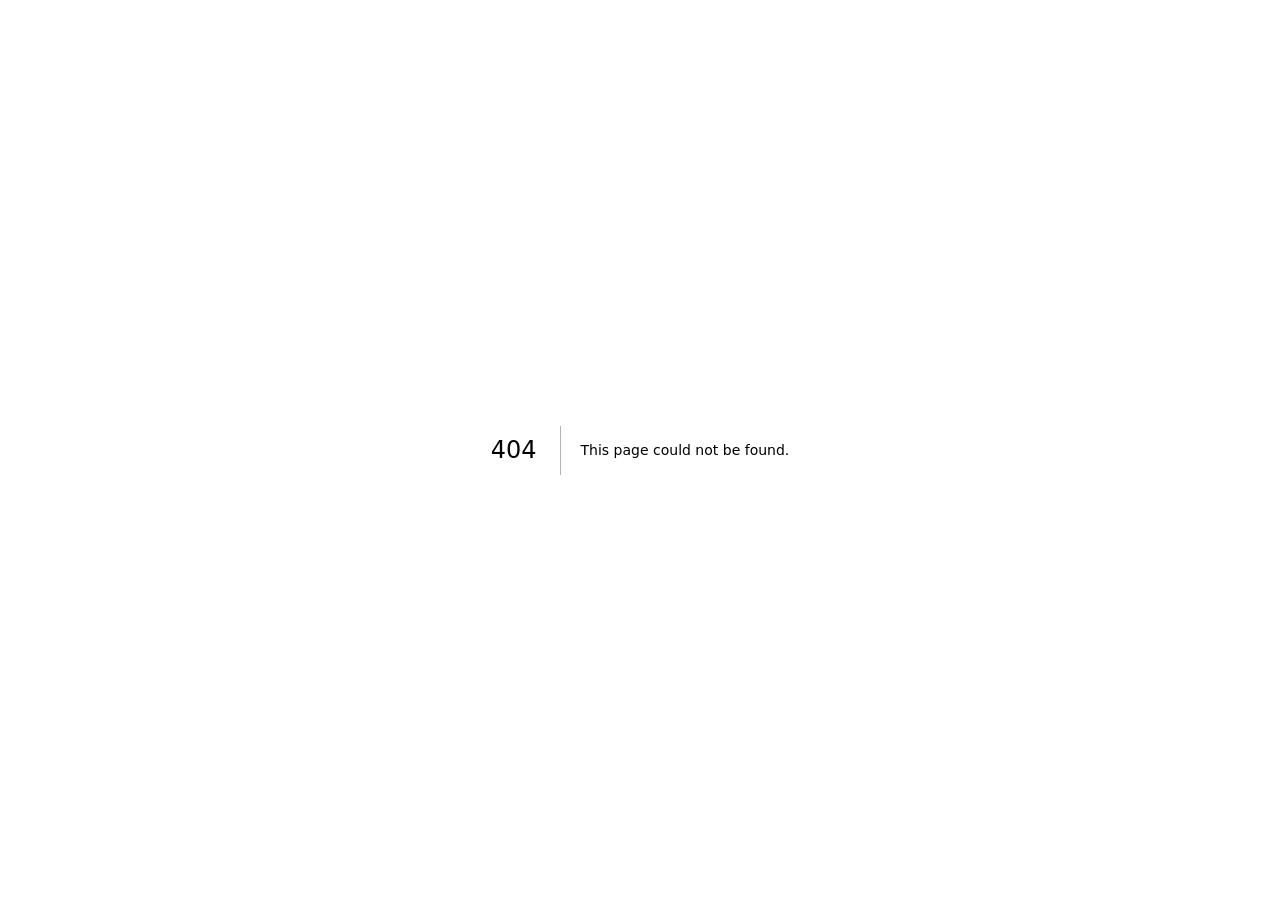
<file: 404/index.html>
<!DOCTYPE html><html lang="en" class="inter_7b064e0d-module__MOT0tq__variable lora_5467cbd-module__CUfb8q__variable scroll-smooth"><head><meta charSet="utf-8"/><meta name="viewport" content="width=device-width, initial-scale=1"/><link rel="stylesheet" href="/_next/static/chunks/0fmqbyfh3ov3u.css" data-precedence="next"/><link rel="preload" as="script" fetchPriority="low" href="/_next/static/chunks/11qk_vpw_zwkf.js"/><script src="/_next/static/chunks/125l.7mq080dp.js" async=""></script><script src="/_next/static/chunks/10u3y4bw1ayzs.js" async=""></script><script src="/_next/static/chunks/turbopack-0x3h0o5n5ls1-.js" async=""></script><script src="/_next/static/chunks/0fsi8lw5utejl.js" async=""></script><script src="/_next/static/chunks/0d3tkj33oycf2.js" async=""></script><meta name="robots" content="noindex"/><meta name="next-size-adjust" content=""/><title>404: This page could not be found.</title><title>Why DDIM Hallucinates More Than DDPM | ICML 2026</title><meta name="description" content="A theoretical analysis of reverse dynamics in DDPM and DDIM diffusion samplers. Accepted at ICML 2026."/><meta property="og:title" content="Why DDIM Hallucinates More Than DDPM: A Theoretical Analysis of Reverse Dynamics"/><meta property="og:description" content="We theoretically study hallucination phenomena in two canonical diffusion samplers. Accepted at ICML 2026."/><meta property="og:type" content="article"/><meta name="twitter:card" content="summary"/><meta name="twitter:title" content="Why DDIM Hallucinates More Than DDPM: A Theoretical Analysis of Reverse Dynamics"/><meta name="twitter:description" content="We theoretically study hallucination phenomena in two canonical diffusion samplers. Accepted at ICML 2026."/><link rel="icon" href="/favicon.ico?favicon.0x3dzn~oxb6tn.ico" sizes="256x256" type="image/x-icon"/><script src="/_next/static/chunks/03~yq9q893hmn.js" noModule=""></script></head><body class="antialiased"><div hidden=""><!--$--><!--/$--></div><div style="font-family:system-ui,&quot;Segoe UI&quot;,Roboto,Helvetica,Arial,sans-serif,&quot;Apple Color Emoji&quot;,&quot;Segoe UI Emoji&quot;;height:100vh;text-align:center;display:flex;flex-direction:column;align-items:center;justify-content:center"><div><style>body{color:#000;background:#fff;margin:0}.next-error-h1{border-right:1px solid rgba(0,0,0,.3)}@media (prefers-color-scheme:dark){body{color:#fff;background:#000}.next-error-h1{border-right:1px solid rgba(255,255,255,.3)}}</style><h1 class="next-error-h1" style="display:inline-block;margin:0 20px 0 0;padding:0 23px 0 0;font-size:24px;font-weight:500;vertical-align:top;line-height:49px">404</h1><div style="display:inline-block"><h2 style="font-size:14px;font-weight:400;line-height:49px;margin:0">This page could not be found.</h2></div></div></div><!--$--><!--/$--><script src="/_next/static/chunks/11qk_vpw_zwkf.js" id="_R_" async=""></script><script>(self.__next_f=self.__next_f||[]).push([0])</script><script>self.__next_f.push([1,"1:\"$Sreact.fragment\"\n2:I[39756,[\"/_next/static/chunks/0fsi8lw5utejl.js\",\"/_next/static/chunks/0d3tkj33oycf2.js\"],\"default\"]\n3:I[37457,[\"/_next/static/chunks/0fsi8lw5utejl.js\",\"/_next/static/chunks/0d3tkj33oycf2.js\"],\"default\"]\n4:I[97367,[\"/_next/static/chunks/0fsi8lw5utejl.js\",\"/_next/static/chunks/0d3tkj33oycf2.js\"],\"OutletBoundary\"]\n5:\"$Sreact.suspense\"\n8:I[97367,[\"/_next/static/chunks/0fsi8lw5utejl.js\",\"/_next/static/chunks/0d3tkj33oycf2.js\"],\"ViewportBoundary\"]\na:I[97367,[\"/_next/static/chunks/0fsi8lw5utejl.js\",\"/_next/static/chunks/0d3tkj33oycf2.js\"],\"MetadataBoundary\"]\nc:I[68027,[\"/_next/static/chunks/0fsi8lw5utejl.js\",\"/_next/static/chunks/0d3tkj33oycf2.js\"],\"default\",1]\n:HL[\"/_next/static/chunks/0fmqbyfh3ov3u.css\",\"style\"]\n"])</script><script>self.__next_f.push([1,"0:{\"P\":null,\"c\":[\"\",\"_not-found\",\"\"],\"q\":\"\",\"i\":false,\"f\":[[[\"\",{\"children\":[\"/_not-found\",{\"children\":[\"__PAGE__\",{}]}]},\"$undefined\",\"$undefined\",16],[[\"$\",\"$1\",\"c\",{\"children\":[[[\"$\",\"link\",\"0\",{\"rel\":\"stylesheet\",\"href\":\"/_next/static/chunks/0fmqbyfh3ov3u.css\",\"precedence\":\"next\",\"crossOrigin\":\"$undefined\",\"nonce\":\"$undefined\"}],[\"$\",\"script\",\"script-0\",{\"src\":\"/_next/static/chunks/0fsi8lw5utejl.js\",\"async\":true,\"nonce\":\"$undefined\"}],[\"$\",\"script\",\"script-1\",{\"src\":\"/_next/static/chunks/0d3tkj33oycf2.js\",\"async\":true,\"nonce\":\"$undefined\"}]],[\"$\",\"html\",null,{\"lang\":\"en\",\"className\":\"inter_7b064e0d-module__MOT0tq__variable lora_5467cbd-module__CUfb8q__variable scroll-smooth\",\"children\":[\"$\",\"body\",null,{\"className\":\"antialiased\",\"children\":[\"$\",\"$L2\",null,{\"parallelRouterKey\":\"children\",\"error\":\"$undefined\",\"errorStyles\":\"$undefined\",\"errorScripts\":\"$undefined\",\"template\":[\"$\",\"$L3\",null,{}],\"templateStyles\":\"$undefined\",\"templateScripts\":\"$undefined\",\"notFound\":[[[\"$\",\"title\",null,{\"children\":\"404: This page could not be found.\"}],[\"$\",\"div\",null,{\"style\":{\"fontFamily\":\"system-ui,\\\"Segoe UI\\\",Roboto,Helvetica,Arial,sans-serif,\\\"Apple Color Emoji\\\",\\\"Segoe UI Emoji\\\"\",\"height\":\"100vh\",\"textAlign\":\"center\",\"display\":\"flex\",\"flexDirection\":\"column\",\"alignItems\":\"center\",\"justifyContent\":\"center\"},\"children\":[\"$\",\"div\",null,{\"children\":[[\"$\",\"style\",null,{\"dangerouslySetInnerHTML\":{\"__html\":\"body{color:#000;background:#fff;margin:0}.next-error-h1{border-right:1px solid rgba(0,0,0,.3)}@media (prefers-color-scheme:dark){body{color:#fff;background:#000}.next-error-h1{border-right:1px solid rgba(255,255,255,.3)}}\"}}],[\"$\",\"h1\",null,{\"className\":\"next-error-h1\",\"style\":{\"display\":\"inline-block\",\"margin\":\"0 20px 0 0\",\"padding\":\"0 23px 0 0\",\"fontSize\":24,\"fontWeight\":500,\"verticalAlign\":\"top\",\"lineHeight\":\"49px\"},\"children\":404}],[\"$\",\"div\",null,{\"style\":{\"display\":\"inline-block\"},\"children\":[\"$\",\"h2\",null,{\"style\":{\"fontSize\":14,\"fontWeight\":400,\"lineHeight\":\"49px\",\"margin\":0},\"children\":\"This page could not be found.\"}]}]]}]}]],[]],\"forbidden\":\"$undefined\",\"unauthorized\":\"$undefined\"}]}]}]]}],{\"children\":[[\"$\",\"$1\",\"c\",{\"children\":[null,[\"$\",\"$L2\",null,{\"parallelRouterKey\":\"children\",\"error\":\"$undefined\",\"errorStyles\":\"$undefined\",\"errorScripts\":\"$undefined\",\"template\":[\"$\",\"$L3\",null,{}],\"templateStyles\":\"$undefined\",\"templateScripts\":\"$undefined\",\"notFound\":\"$undefined\",\"forbidden\":\"$undefined\",\"unauthorized\":\"$undefined\"}]]}],{\"children\":[[\"$\",\"$1\",\"c\",{\"children\":[[[\"$\",\"title\",null,{\"children\":\"404: This page could not be found.\"}],[\"$\",\"div\",null,{\"style\":\"$0:f:0:1:0:props:children:1:props:children:props:children:props:notFound:0:1:props:style\",\"children\":[\"$\",\"div\",null,{\"children\":[[\"$\",\"style\",null,{\"dangerouslySetInnerHTML\":{\"__html\":\"body{color:#000;background:#fff;margin:0}.next-error-h1{border-right:1px solid rgba(0,0,0,.3)}@media (prefers-color-scheme:dark){body{color:#fff;background:#000}.next-error-h1{border-right:1px solid rgba(255,255,255,.3)}}\"}}],[\"$\",\"h1\",null,{\"className\":\"next-error-h1\",\"style\":\"$0:f:0:1:0:props:children:1:props:children:props:children:props:notFound:0:1:props:children:props:children:1:props:style\",\"children\":404}],[\"$\",\"div\",null,{\"style\":\"$0:f:0:1:0:props:children:1:props:children:props:children:props:notFound:0:1:props:children:props:children:2:props:style\",\"children\":[\"$\",\"h2\",null,{\"style\":\"$0:f:0:1:0:props:children:1:props:children:props:children:props:notFound:0:1:props:children:props:children:2:props:children:props:style\",\"children\":\"This page could not be found.\"}]}]]}]}]],null,[\"$\",\"$L4\",null,{\"children\":[\"$\",\"$5\",null,{\"name\":\"Next.MetadataOutlet\",\"children\":\"$@6\"}]}]]}],{},null,false,null]},null,false,\"$@7\"]},null,false,null],[\"$\",\"$1\",\"h\",{\"children\":[[\"$\",\"meta\",null,{\"name\":\"robots\",\"content\":\"noindex\"}],[\"$\",\"$L8\",null,{\"children\":\"$L9\"}],[\"$\",\"div\",null,{\"hidden\":true,\"children\":[\"$\",\"$La\",null,{\"children\":[\"$\",\"$5\",null,{\"name\":\"Next.Metadata\",\"children\":\"$Lb\"}]}]}],[\"$\",\"meta\",null,{\"name\":\"next-size-adjust\",\"content\":\"\"}]]}],false]],\"m\":\"$undefined\",\"G\":[\"$c\",[[\"$\",\"link\",\"0\",{\"rel\":\"stylesheet\",\"href\":\"/_next/static/chunks/0fmqbyfh3ov3u.css\",\"precedence\":\"next\",\"crossOrigin\":\"$undefined\",\"nonce\":\"$undefined\"}]]],\"S\":true,\"h\":null,\"s\":\"$undefined\",\"l\":\"$undefined\",\"p\":\"$undefined\",\"d\":\"$undefined\",\"b\":\"4FAf9jn8rjzd9eOYHnKLa\"}\n"])</script><script>self.__next_f.push([1,"d:[]\n7:\"$Wd\"\n"])</script><script>self.__next_f.push([1,"9:[[\"$\",\"meta\",\"0\",{\"charSet\":\"utf-8\"}],[\"$\",\"meta\",\"1\",{\"name\":\"viewport\",\"content\":\"width=device-width, initial-scale=1\"}]]\n"])</script><script>self.__next_f.push([1,"e:I[27201,[\"/_next/static/chunks/0fsi8lw5utejl.js\",\"/_next/static/chunks/0d3tkj33oycf2.js\"],\"IconMark\"]\n6:null\nb:[[\"$\",\"title\",\"0\",{\"children\":\"Why DDIM Hallucinates More Than DDPM | ICML 2026\"}],[\"$\",\"meta\",\"1\",{\"name\":\"description\",\"content\":\"A theoretical analysis of reverse dynamics in DDPM and DDIM diffusion samplers. Accepted at ICML 2026.\"}],[\"$\",\"meta\",\"2\",{\"property\":\"og:title\",\"content\":\"Why DDIM Hallucinates More Than DDPM: A Theoretical Analysis of Reverse Dynamics\"}],[\"$\",\"meta\",\"3\",{\"property\":\"og:description\",\"content\":\"We theoretically study hallucination phenomena in two canonical diffusion samplers. Accepted at ICML 2026.\"}],[\"$\",\"meta\",\"4\",{\"property\":\"og:type\",\"content\":\"article\"}],[\"$\",\"meta\",\"5\",{\"name\":\"twitter:card\",\"content\":\"summary\"}],[\"$\",\"meta\",\"6\",{\"name\":\"twitter:title\",\"content\":\"Why DDIM Hallucinates More Than DDPM: A Theoretical Analysis of Reverse Dynamics\"}],[\"$\",\"meta\",\"7\",{\"name\":\"twitter:description\",\"content\":\"We theoretically study hallucination phenomena in two canonical diffusion samplers. Accepted at ICML 2026.\"}],[\"$\",\"link\",\"8\",{\"rel\":\"icon\",\"href\":\"/favicon.ico?favicon.0x3dzn~oxb6tn.ico\",\"sizes\":\"256x256\",\"type\":\"image/x-icon\"}],[\"$\",\"$Le\",\"9\",{}]]\n"])</script></body></html>
</file>
<file: _next/static/chunks/0fmqbyfh3ov3u.css>
@font-face{font-family:Inter;font-style:normal;font-weight:100 900;font-display:swap;src:url(../media/2c55a0e60120577a-s.0bjc5tiuqdqro.woff2)format("woff2");unicode-range:U+460-52F,U+1C80-1C8A,U+20B4,U+2DE0-2DFF,U+A640-A69F,U+FE2E-FE2F}@font-face{font-family:Inter;font-style:normal;font-weight:100 900;font-display:swap;src:url(../media/9c72aa0f40e4eef8-s.0m6w47a4e5dy9.woff2)format("woff2");unicode-range:U+301,U+400-45F,U+490-491,U+4B0-4B1,U+2116}@font-face{font-family:Inter;font-style:normal;font-weight:100 900;font-display:swap;src:url(../media/ad66f9afd8947f86-s.11u06r12fd6v_.woff2)format("woff2");unicode-range:U+1F??}@font-face{font-family:Inter;font-style:normal;font-weight:100 900;font-display:swap;src:url(../media/5476f68d60460930-s.0wxq9webf.ew4.woff2)format("woff2");unicode-range:U+370-377,U+37A-37F,U+384-38A,U+38C,U+38E-3A1,U+3A3-3FF}@font-face{font-family:Inter;font-style:normal;font-weight:100 900;font-display:swap;src:url(../media/2bbe8d2671613f1f-s.067x_6k0k23tk.woff2)format("woff2");unicode-range:U+102-103,U+110-111,U+128-129,U+168-169,U+1A0-1A1,U+1AF-1B0,U+300-301,U+303-304,U+308-309,U+323,U+329,U+1EA0-1EF9,U+20AB}@font-face{font-family:Inter;font-style:normal;font-weight:100 900;font-display:swap;src:url(../media/1bffadaabf893a1e-s.16ipb6fqu393i.woff2)format("woff2");unicode-range:U+100-2BA,U+2BD-2C5,U+2C7-2CC,U+2CE-2D7,U+2DD-2FF,U+304,U+308,U+329,U+1D00-1DBF,U+1E00-1E9F,U+1EF2-1EFF,U+2020,U+20A0-20AB,U+20AD-20C0,U+2113,U+2C60-2C7F,U+A720-A7FF}@font-face{font-family:Inter;font-style:normal;font-weight:100 900;font-display:swap;src:url(../media/83afe278b6a6bb3c-s.p.0q-301v4kxxnr.woff2)format("woff2");unicode-range:U+??,U+131,U+152-153,U+2BB-2BC,U+2C6,U+2DA,U+2DC,U+304,U+308,U+329,U+2000-206F,U+20AC,U+2122,U+2191,U+2193,U+2212,U+2215,U+FEFF,U+FFFD}@font-face{font-family:Inter Fallback;src:local(Arial);ascent-override:90.44%;descent-override:22.52%;line-gap-override:0.0%;size-adjust:107.12%}.inter_7b064e0d-module__MOT0tq__className{font-family:Inter,Inter Fallback;font-style:normal}.inter_7b064e0d-module__MOT0tq__variable{--font-inter:"Inter", "Inter Fallback"}
@font-face{font-family:Lora;font-style:italic;font-weight:400 700;font-display:swap;src:url(../media/c17e85220dab5903-s.0s0zx6oap3yzq.woff2)format("woff2");unicode-range:U+460-52F,U+1C80-1C8A,U+20B4,U+2DE0-2DFF,U+A640-A69F,U+FE2E-FE2F}@font-face{font-family:Lora;font-style:italic;font-weight:400 700;font-display:swap;src:url(../media/659720fbcac806cc-s.11sf0lfiq6c6p.woff2)format("woff2");unicode-range:U+301,U+400-45F,U+490-491,U+4B0-4B1,U+2116}@font-face{font-family:Lora;font-style:italic;font-weight:400 700;font-display:swap;src:url(../media/c3500a4952f4c03f-s.0kypfp-_v.whw.woff2)format("woff2");unicode-range:U+302-303,U+305,U+307-308,U+310,U+312,U+315,U+31A,U+326-327,U+32C,U+32F-330,U+332-333,U+338,U+33A,U+346,U+34D,U+391-3A1,U+3A3-3A9,U+3B1-3C9,U+3D1,U+3D5-3D6,U+3F0-3F1,U+3F4-3F5,U+2016-2017,U+2034-2038,U+203C,U+2040,U+2043,U+2047,U+2050,U+2057,U+205F,U+2070-2071,U+2074-208E,U+2090-209C,U+20D0-20DC,U+20E1,U+20E5-20EF,U+2100-2112,U+2114-2115,U+2117-2121,U+2123-214F,U+2190,U+2192,U+2194-21AE,U+21B0-21E5,U+21F1-21F2,U+21F4-2211,U+2213-2214,U+2216-22FF,U+2308-230B,U+2310,U+2319,U+231C-2321,U+2336-237A,U+237C,U+2395,U+239B-23B7,U+23D0,U+23DC-23E1,U+2474-2475,U+25AF,U+25B3,U+25B7,U+25BD,U+25C1,U+25CA,U+25CC,U+25FB,U+266D-266F,U+27C0-27FF,U+2900-2AFF,U+2B0E-2B11,U+2B30-2B4C,U+2BFE,U+3030,U+FF5B,U+FF5D,U+1D400-1D7FF,U+1EE??}@font-face{font-family:Lora;font-style:italic;font-weight:400 700;font-display:swap;src:url(../media/6adbe22fa8bff382-s.12wx---7cf8z4.woff2)format("woff2");unicode-range:U+1-C,U+E-1F,U+7F-9F,U+20DD-20E0,U+20E2-20E4,U+2150-218F,U+2190,U+2192,U+2194-2199,U+21AF,U+21E6-21F0,U+21F3,U+2218-2219,U+2299,U+22C4-22C6,U+2300-243F,U+2440-244A,U+2460-24FF,U+25A0-27BF,U+28??,U+2921-2922,U+2981,U+29BF,U+29EB,U+2B??,U+4DC0-4DFF,U+FFF9-FFFB,U+10140-1018E,U+10190-1019C,U+101A0,U+101D0-101FD,U+102E0-102FB,U+10E60-10E7E,U+1D2C0-1D2D3,U+1D2E0-1D37F,U+1F0??,U+1F100-1F1AD,U+1F1E6-1F1FF,U+1F30D-1F30F,U+1F315,U+1F31C,U+1F31E,U+1F320-1F32C,U+1F336,U+1F378,U+1F37D,U+1F382,U+1F393-1F39F,U+1F3A7-1F3A8,U+1F3AC-1F3AF,U+1F3C2,U+1F3C4-1F3C6,U+1F3CA-1F3CE,U+1F3D4-1F3E0,U+1F3ED,U+1F3F1-1F3F3,U+1F3F5-1F3F7,U+1F408,U+1F415,U+1F41F,U+1F426,U+1F43F,U+1F441-1F442,U+1F444,U+1F446-1F449,U+1F44C-1F44E,U+1F453,U+1F46A,U+1F47D,U+1F4A3,U+1F4B0,U+1F4B3,U+1F4B9,U+1F4BB,U+1F4BF,U+1F4C8-1F4CB,U+1F4D6,U+1F4DA,U+1F4DF,U+1F4E3-1F4E6,U+1F4EA-1F4ED,U+1F4F7,U+1F4F9-1F4FB,U+1F4FD-1F4FE,U+1F503,U+1F507-1F50B,U+1F50D,U+1F512-1F513,U+1F53E-1F54A,U+1F54F-1F5FA,U+1F610,U+1F650-1F67F,U+1F687,U+1F68D,U+1F691,U+1F694,U+1F698,U+1F6AD,U+1F6B2,U+1F6B9-1F6BA,U+1F6BC,U+1F6C6-1F6CF,U+1F6D3-1F6D7,U+1F6E0-1F6EA,U+1F6F0-1F6F3,U+1F6F7-1F6FC,U+1F7??,U+1F800-1F80B,U+1F810-1F847,U+1F850-1F859,U+1F860-1F887,U+1F890-1F8AD,U+1F8B0-1F8BB,U+1F8C0-1F8C1,U+1F900-1F90B,U+1F93B,U+1F946,U+1F984,U+1F996,U+1F9E9,U+1FA00-1FA6F,U+1FA70-1FA7C,U+1FA80-1FA89,U+1FA8F-1FAC6,U+1FACE-1FADC,U+1FADF-1FAE9,U+1FAF0-1FAF8,U+1FB??}@font-face{font-family:Lora;font-style:italic;font-weight:400 700;font-display:swap;src:url(../media/3adc3f408d8054fb-s.0mslr.w4_87j..woff2)format("woff2");unicode-range:U+102-103,U+110-111,U+128-129,U+168-169,U+1A0-1A1,U+1AF-1B0,U+300-301,U+303-304,U+308-309,U+323,U+329,U+1EA0-1EF9,U+20AB}@font-face{font-family:Lora;font-style:italic;font-weight:400 700;font-display:swap;src:url(../media/6f8cddd3f32356db-s.0~9dbzaeqqce..woff2)format("woff2");unicode-range:U+100-2BA,U+2BD-2C5,U+2C7-2CC,U+2CE-2D7,U+2DD-2FF,U+304,U+308,U+329,U+1D00-1DBF,U+1E00-1E9F,U+1EF2-1EFF,U+2020,U+20A0-20AB,U+20AD-20C0,U+2113,U+2C60-2C7F,U+A720-A7FF}@font-face{font-family:Lora;font-style:italic;font-weight:400 700;font-display:swap;src:url(../media/5e5dfa9e86f764b8-s.p.0o9~3wzuvo.a_.woff2)format("woff2");unicode-range:U+??,U+131,U+152-153,U+2BB-2BC,U+2C6,U+2DA,U+2DC,U+304,U+308,U+329,U+2000-206F,U+20AC,U+2122,U+2191,U+2193,U+2212,U+2215,U+FEFF,U+FFFD}@font-face{font-family:Lora;font-style:normal;font-weight:400 700;font-display:swap;src:url(../media/e7150917543fc9da-s.071m.n3zzn52i.woff2)format("woff2");unicode-range:U+460-52F,U+1C80-1C8A,U+20B4,U+2DE0-2DFF,U+A640-A69F,U+FE2E-FE2F}@font-face{font-family:Lora;font-style:normal;font-weight:400 700;font-display:swap;src:url(../media/71fbf9c08529c2a5-s.0s73vwibz65qg.woff2)format("woff2");unicode-range:U+301,U+400-45F,U+490-491,U+4B0-4B1,U+2116}@font-face{font-family:Lora;font-style:normal;font-weight:400 700;font-display:swap;src:url(../media/e9457141811d41ae-s.00tq~sneouii2.woff2)format("woff2");unicode-range:U+302-303,U+305,U+307-308,U+310,U+312,U+315,U+31A,U+326-327,U+32C,U+32F-330,U+332-333,U+338,U+33A,U+346,U+34D,U+391-3A1,U+3A3-3A9,U+3B1-3C9,U+3D1,U+3D5-3D6,U+3F0-3F1,U+3F4-3F5,U+2016-2017,U+2034-2038,U+203C,U+2040,U+2043,U+2047,U+2050,U+2057,U+205F,U+2070-2071,U+2074-208E,U+2090-209C,U+20D0-20DC,U+20E1,U+20E5-20EF,U+2100-2112,U+2114-2115,U+2117-2121,U+2123-214F,U+2190,U+2192,U+2194-21AE,U+21B0-21E5,U+21F1-21F2,U+21F4-2211,U+2213-2214,U+2216-22FF,U+2308-230B,U+2310,U+2319,U+231C-2321,U+2336-237A,U+237C,U+2395,U+239B-23B7,U+23D0,U+23DC-23E1,U+2474-2475,U+25AF,U+25B3,U+25B7,U+25BD,U+25C1,U+25CA,U+25CC,U+25FB,U+266D-266F,U+27C0-27FF,U+2900-2AFF,U+2B0E-2B11,U+2B30-2B4C,U+2BFE,U+3030,U+FF5B,U+FF5D,U+1D400-1D7FF,U+1EE??}@font-face{font-family:Lora;font-style:normal;font-weight:400 700;font-display:swap;src:url(../media/ac34884600cd8d5d-s.0q61mniqzdjv_.woff2)format("woff2");unicode-range:U+1-C,U+E-1F,U+7F-9F,U+20DD-20E0,U+20E2-20E4,U+2150-218F,U+2190,U+2192,U+2194-2199,U+21AF,U+21E6-21F0,U+21F3,U+2218-2219,U+2299,U+22C4-22C6,U+2300-243F,U+2440-244A,U+2460-24FF,U+25A0-27BF,U+28??,U+2921-2922,U+2981,U+29BF,U+29EB,U+2B??,U+4DC0-4DFF,U+FFF9-FFFB,U+10140-1018E,U+10190-1019C,U+101A0,U+101D0-101FD,U+102E0-102FB,U+10E60-10E7E,U+1D2C0-1D2D3,U+1D2E0-1D37F,U+1F0??,U+1F100-1F1AD,U+1F1E6-1F1FF,U+1F30D-1F30F,U+1F315,U+1F31C,U+1F31E,U+1F320-1F32C,U+1F336,U+1F378,U+1F37D,U+1F382,U+1F393-1F39F,U+1F3A7-1F3A8,U+1F3AC-1F3AF,U+1F3C2,U+1F3C4-1F3C6,U+1F3CA-1F3CE,U+1F3D4-1F3E0,U+1F3ED,U+1F3F1-1F3F3,U+1F3F5-1F3F7,U+1F408,U+1F415,U+1F41F,U+1F426,U+1F43F,U+1F441-1F442,U+1F444,U+1F446-1F449,U+1F44C-1F44E,U+1F453,U+1F46A,U+1F47D,U+1F4A3,U+1F4B0,U+1F4B3,U+1F4B9,U+1F4BB,U+1F4BF,U+1F4C8-1F4CB,U+1F4D6,U+1F4DA,U+1F4DF,U+1F4E3-1F4E6,U+1F4EA-1F4ED,U+1F4F7,U+1F4F9-1F4FB,U+1F4FD-1F4FE,U+1F503,U+1F507-1F50B,U+1F50D,U+1F512-1F513,U+1F53E-1F54A,U+1F54F-1F5FA,U+1F610,U+1F650-1F67F,U+1F687,U+1F68D,U+1F691,U+1F694,U+1F698,U+1F6AD,U+1F6B2,U+1F6B9-1F6BA,U+1F6BC,U+1F6C6-1F6CF,U+1F6D3-1F6D7,U+1F6E0-1F6EA,U+1F6F0-1F6F3,U+1F6F7-1F6FC,U+1F7??,U+1F800-1F80B,U+1F810-1F847,U+1F850-1F859,U+1F860-1F887,U+1F890-1F8AD,U+1F8B0-1F8BB,U+1F8C0-1F8C1,U+1F900-1F90B,U+1F93B,U+1F946,U+1F984,U+1F996,U+1F9E9,U+1FA00-1FA6F,U+1FA70-1FA7C,U+1FA80-1FA89,U+1FA8F-1FAC6,U+1FACE-1FADC,U+1FADF-1FAE9,U+1FAF0-1FAF8,U+1FB??}@font-face{font-family:Lora;font-style:normal;font-weight:400 700;font-display:swap;src:url(../media/e1ccd2766b08c828-s.0dd-~h-3wf1jt.woff2)format("woff2");unicode-range:U+102-103,U+110-111,U+128-129,U+168-169,U+1A0-1A1,U+1AF-1B0,U+300-301,U+303-304,U+308-309,U+323,U+329,U+1EA0-1EF9,U+20AB}@font-face{font-family:Lora;font-style:normal;font-weight:400 700;font-display:swap;src:url(../media/507a47c1876d4ec2-s.0vig0aoy18nm3.woff2)format("woff2");unicode-range:U+100-2BA,U+2BD-2C5,U+2C7-2CC,U+2CE-2D7,U+2DD-2FF,U+304,U+308,U+329,U+1D00-1DBF,U+1E00-1E9F,U+1EF2-1EFF,U+2020,U+20A0-20AB,U+20AD-20C0,U+2113,U+2C60-2C7F,U+A720-A7FF}@font-face{font-family:Lora;font-style:normal;font-weight:400 700;font-display:swap;src:url(../media/8c2eb9ceedecfc8e-s.p.0oeo8epbafgia.woff2)format("woff2");unicode-range:U+??,U+131,U+152-153,U+2BB-2BC,U+2C6,U+2DA,U+2DC,U+304,U+308,U+329,U+2000-206F,U+20AC,U+2122,U+2191,U+2193,U+2212,U+2215,U+FEFF,U+FFFD}@font-face{font-family:Lora Fallback;src:local(Times New Roman);ascent-override:87.33%;descent-override:23.78%;line-gap-override:0.0%;size-adjust:115.2%}.lora_5467cbd-module__CUfb8q__className{font-family:Lora,Lora Fallback}.lora_5467cbd-module__CUfb8q__variable{--font-lora:"Lora", "Lora Fallback"}
@layer properties{@supports (((-webkit-hyphens:none)) and (not (margin-trim:inline))) or ((-moz-orient:inline) and (not (color:rgb(from red r g b)))){*,:before,:after,::backdrop{--tw-rotate-x:initial;--tw-rotate-y:initial;--tw-rotate-z:initial;--tw-skew-x:initial;--tw-skew-y:initial;--tw-border-style:solid;--tw-leading:initial;--tw-font-weight:initial;--tw-tracking:initial;--tw-shadow:0 0 #0000;--tw-shadow-color:initial;--tw-shadow-alpha:100%;--tw-inset-shadow:0 0 #0000;--tw-inset-shadow-color:initial;--tw-inset-shadow-alpha:100%;--tw-ring-color:initial;--tw-ring-shadow:0 0 #0000;--tw-inset-ring-color:initial;--tw-inset-ring-shadow:0 0 #0000;--tw-ring-inset:initial;--tw-ring-offset-width:0px;--tw-ring-offset-color:#fff;--tw-ring-offset-shadow:0 0 #0000;--tw-backdrop-blur:initial;--tw-backdrop-brightness:initial;--tw-backdrop-contrast:initial;--tw-backdrop-grayscale:initial;--tw-backdrop-hue-rotate:initial;--tw-backdrop-invert:initial;--tw-backdrop-opacity:initial;--tw-backdrop-saturate:initial;--tw-backdrop-sepia:initial;--tw-duration:initial;--tw-translate-x:0;--tw-translate-y:0;--tw-translate-z:0}}}@layer theme{:root,:host{--font-sans:ui-sans-serif, system-ui, sans-serif, "Apple Color Emoji", "Segoe UI Emoji", "Segoe UI Symbol", "Noto Color Emoji";--font-serif:ui-serif, Georgia, Cambria, "Times New Roman", Times, serif;--font-mono:ui-monospace, SFMono-Regular, Menlo, Monaco, Consolas, "Liberation Mono", "Courier New", monospace;--color-amber-50:#fffbeb;--color-amber-200:#fee685;--color-amber-700:#b75000;--color-teal-50:#f0fdfa;--color-teal-100:#cbfbf1;--color-teal-200:#96f7e4;--color-teal-300:#46ecd5;--color-teal-400:#00d3bd;--color-teal-500:#00baa7;--color-teal-700:#00776e;--color-indigo-50:#eef2ff;--color-indigo-100:#e0e7ff;--color-indigo-200:#c7d2ff;--color-indigo-400:#7d87ff;--color-indigo-500:#625fff;--color-indigo-600:#4f39f6;--color-indigo-700:#432dd7;--color-violet-50:#f5f3ff;--color-violet-200:#ddd6ff;--color-violet-700:#7008e7;--color-rose-50:#fff1f2;--color-rose-100:#ffe4e6;--color-rose-200:#ffccd3;--color-rose-400:#ff667f;--color-rose-500:#ff2357;--color-rose-700:#c20039;--color-slate-50:#f8fafc;--color-slate-100:#f1f5f9;--color-slate-200:#e2e8f0;--color-slate-300:#cad5e2;--color-slate-400:#90a1b9;--color-slate-500:#62748e;--color-slate-600:#45556c;--color-slate-700:#314158;--color-slate-800:#1d293d;--color-slate-900:#0f172b;--color-white:#fff;--spacing:.25rem;--container-2xl:42rem;--container-3xl:48rem;--container-4xl:56rem;--container-5xl:64rem;--text-xs:.75rem;--text-xs--line-height:calc(1 / .75);--text-sm:.875rem;--text-sm--line-height:calc(1.25 / .875);--text-lg:1.125rem;--text-lg--line-height:calc(1.75 / 1.125);--text-2xl:1.5rem;--text-2xl--line-height:calc(2 / 1.5);--text-3xl:1.875rem;--text-3xl--line-height:calc(2.25 / 1.875);--text-4xl:2.25rem;--text-4xl--line-height:calc(2.5 / 2.25);--text-8xl:6rem;--text-8xl--line-height:1;--font-weight-normal:400;--font-weight-medium:500;--font-weight-semibold:600;--font-weight-bold:700;--tracking-tight:-.025em;--tracking-wide:.025em;--tracking-widest:.1em;--leading-snug:1.375;--leading-relaxed:1.625;--radius-md:.375rem;--radius-xl:.75rem;--radius-2xl:1rem;--animate-ping:ping 1s cubic-bezier(0, 0, .2, 1) infinite;--animate-pulse:pulse 2s cubic-bezier(.4, 0, .6, 1) infinite;--blur-sm:8px;--blur-md:12px;--default-transition-duration:.15s;--default-transition-timing-function:cubic-bezier(.4, 0, .2, 1);--default-font-family:var(--font-sans);--default-mono-font-family:var(--font-mono)}@supports (color:lab(0% 0 0)){:root,:host{--color-amber-50:lab(98.6252% -.635922 8.42309);--color-amber-200:lab(91.7203% -.505269 49.9084);--color-amber-700:lab(47.2709% 42.9082 69.2966);--color-teal-50:lab(98.3189% -4.74921 -.111711);--color-teal-100:lab(95.1845% -17.4212 -.425422);--color-teal-200:lab(90.7612% -33.1343 -.542295);--color-teal-300:lab(84.8977% -48.1516 -1.3321);--color-teal-400:lab(76.0109% -53.3483 -2.27906);--color-teal-500:lab(67.3859% -49.0983 -2.63511);--color-teal-700:lab(44.4134% -33.1436 -4.22149);--color-indigo-50:lab(95.4818% .411302 -6.78529);--color-indigo-100:lab(91.6577% 1.04591 -12.7199);--color-indigo-200:lab(84.4329% 3.18977 -23.9688);--color-indigo-400:lab(59.866% 22.4834 -64.4485);--color-indigo-500:lab(48.295% 38.3129 -81.9673);--color-indigo-600:lab(38.4009% 52.6132 -92.3857);--color-indigo-700:lab(32.4486% 49.2217 -84.6695);--color-violet-50:lab(96.2416% 2.28849 -5.51657);--color-violet-200:lab(87.0888% 8.53688 -19.4189);--color-violet-700:lab(35.2783% 67.9912 -88.793);--color-rose-50:lab(96.2369% 4.94155 1.28011);--color-rose-100:lab(92.8221% 9.86832 2.60075);--color-rose-200:lab(86.806% 19.1909 4.07754);--color-rose-400:lab(64.4125% 63.0291 19.2068);--color-rose-500:lab(56.101% 79.4328 31.4532);--color-rose-700:lab(41.1651% 71.6251 30.3087);--color-slate-50:lab(98.1434% -.369519 -1.05966);--color-slate-100:lab(96.286% -.852436 -2.46847);--color-slate-200:lab(91.7353% -.998765 -4.76968);--color-slate-300:lab(84.7652% -1.94535 -7.93337);--color-slate-400:lab(65.5349% -2.25151 -14.5072);--color-slate-500:lab(48.0876% -2.03595 -16.5814);--color-slate-600:lab(35.5623% -1.74978 -15.4316);--color-slate-700:lab(26.9569% -1.47016 -15.6993);--color-slate-800:lab(16.132% -.318035 -14.6672);--color-slate-900:lab(7.78673% 1.82345 -15.0537)}}}@layer base{*,:after,:before,::backdrop{box-sizing:border-box;border:0 solid;margin:0;padding:0}::file-selector-button{box-sizing:border-box;border:0 solid;margin:0;padding:0}html,:host{-webkit-text-size-adjust:100%;tab-size:4;line-height:1.5;font-family:var(--default-font-family,ui-sans-serif, system-ui, sans-serif, "Apple Color Emoji", "Segoe UI Emoji", "Segoe UI Symbol", "Noto Color Emoji");font-feature-settings:var(--default-font-feature-settings,normal);font-variation-settings:var(--default-font-variation-settings,normal);-webkit-tap-highlight-color:transparent}hr{height:0;color:inherit;border-top-width:1px}abbr:where([title]){-webkit-text-decoration:underline dotted;text-decoration:underline dotted}h1,h2,h3,h4,h5,h6{font-size:inherit;font-weight:inherit}a{color:inherit;-webkit-text-decoration:inherit;-webkit-text-decoration:inherit;-webkit-text-decoration:inherit;-webkit-text-decoration:inherit;text-decoration:inherit}b,strong{font-weight:bolder}code,kbd,samp,pre{font-family:var(--default-mono-font-family,ui-monospace, SFMono-Regular, Menlo, Monaco, Consolas, "Liberation Mono", "Courier New", monospace);font-feature-settings:var(--default-mono-font-feature-settings,normal);font-variation-settings:var(--default-mono-font-variation-settings,normal);font-size:1em}small{font-size:80%}sub,sup{vertical-align:baseline;font-size:75%;line-height:0;position:relative}sub{bottom:-.25em}sup{top:-.5em}table{text-indent:0;border-color:inherit;border-collapse:collapse}:-moz-focusring{outline:auto}progress{vertical-align:baseline}summary{display:list-item}ol,ul,menu{list-style:none}img,svg,video,canvas,audio,iframe,embed,object{vertical-align:middle;display:block}img,video{max-width:100%;height:auto}button,input,select,optgroup,textarea{font:inherit;font-feature-settings:inherit;font-variation-settings:inherit;letter-spacing:inherit;color:inherit;opacity:1;background-color:#0000;border-radius:0}::file-selector-button{font:inherit;font-feature-settings:inherit;font-variation-settings:inherit;letter-spacing:inherit;color:inherit;opacity:1;background-color:#0000;border-radius:0}:where(select:is([multiple],[size])) optgroup{font-weight:bolder}:where(select:is([multiple],[size])) optgroup option{padding-inline-start:20px}::file-selector-button{margin-inline-end:4px}::placeholder{opacity:1}@supports (not ((-webkit-appearance:-apple-pay-button))) or (contain-intrinsic-size:1px){::placeholder{color:currentColor}@supports (color:color-mix(in lab, red, red)){::placeholder{color:color-mix(in oklab, currentcolor 50%, transparent)}}}textarea{resize:vertical}::-webkit-search-decoration{-webkit-appearance:none}::-webkit-date-and-time-value{min-height:1lh;text-align:inherit}::-webkit-datetime-edit{display:inline-flex}::-webkit-datetime-edit-fields-wrapper{padding:0}::-webkit-datetime-edit{padding-block:0}::-webkit-datetime-edit-year-field{padding-block:0}::-webkit-datetime-edit-month-field{padding-block:0}::-webkit-datetime-edit-day-field{padding-block:0}::-webkit-datetime-edit-hour-field{padding-block:0}::-webkit-datetime-edit-minute-field{padding-block:0}::-webkit-datetime-edit-second-field{padding-block:0}::-webkit-datetime-edit-millisecond-field{padding-block:0}::-webkit-datetime-edit-meridiem-field{padding-block:0}::-webkit-calendar-picker-indicator{line-height:1}:-moz-ui-invalid{box-shadow:none}button,input:where([type=button],[type=reset],[type=submit]){appearance:button}::file-selector-button{appearance:button}::-webkit-inner-spin-button{height:auto}::-webkit-outer-spin-button{height:auto}[hidden]:where(:not([hidden=until-found])){display:none!important}}@layer components;@layer utilities{.pointer-events-none{pointer-events:none}.visible{visibility:visible}.absolute{position:absolute}.fixed{position:fixed}.relative{position:relative}.inset-0{inset:calc(var(--spacing) * 0)}.inset-x-0{inset-inline:calc(var(--spacing) * 0)}.-top-4{top:calc(var(--spacing) * -4)}.top-0{top:calc(var(--spacing) * 0)}.-left-3{left:calc(var(--spacing) * -3)}.z-10{z-index:10}.z-50{z-index:50}.z-\[100\]{z-index:100}.mx-1\.5{margin-inline:calc(var(--spacing) * 1.5)}.mx-auto{margin-inline:auto}.mt-3{margin-top:calc(var(--spacing) * 3)}.mt-4{margin-top:calc(var(--spacing) * 4)}.mt-6{margin-top:calc(var(--spacing) * 6)}.mt-8{margin-top:calc(var(--spacing) * 8)}.mb-0{margin-bottom:calc(var(--spacing) * 0)}.mb-10{margin-bottom:calc(var(--spacing) * 10)}.mb-14{margin-bottom:calc(var(--spacing) * 14)}.mb-24{margin-bottom:calc(var(--spacing) * 24)}.ml-3{margin-left:calc(var(--spacing) * 3)}.ml-px{margin-left:1px}.block{display:block}.flex{display:flex}.grid{display:grid}.hidden{display:none}.inline-block{display:inline-block}.inline-flex{display:inline-flex}.h-1\.5{height:calc(var(--spacing) * 1.5)}.h-2{height:calc(var(--spacing) * 2)}.h-3{height:calc(var(--spacing) * 3)}.h-3\.5{height:calc(var(--spacing) * 3.5)}.h-4{height:calc(var(--spacing) * 4)}.h-5{height:calc(var(--spacing) * 5)}.h-7{height:calc(var(--spacing) * 7)}.h-8{height:calc(var(--spacing) * 8)}.h-9{height:calc(var(--spacing) * 9)}.h-14{height:calc(var(--spacing) * 14)}.h-full{height:100%}.h-px{height:1px}.max-h-\[90vh\]{max-height:90vh}.min-h-screen{min-height:100vh}.w-1\.5{width:calc(var(--spacing) * 1.5)}.w-2{width:calc(var(--spacing) * 2)}.w-3{width:calc(var(--spacing) * 3)}.w-3\.5{width:calc(var(--spacing) * 3.5)}.w-4{width:calc(var(--spacing) * 4)}.w-5{width:calc(var(--spacing) * 5)}.w-6{width:calc(var(--spacing) * 6)}.w-7{width:calc(var(--spacing) * 7)}.w-8{width:calc(var(--spacing) * 8)}.w-9{width:calc(var(--spacing) * 9)}.w-full{width:100%}.max-w-2xl{max-width:var(--container-2xl)}.max-w-3xl{max-width:var(--container-3xl)}.max-w-4xl{max-width:var(--container-4xl)}.max-w-5xl{max-width:var(--container-5xl)}.flex-1{flex:1}.shrink{flex-shrink:1}.transform{transform:var(--tw-rotate-x,) var(--tw-rotate-y,) var(--tw-rotate-z,) var(--tw-skew-x,) var(--tw-skew-y,)}.animate-ping{animation:var(--animate-ping)}.animate-pulse{animation:var(--animate-pulse)}.grid-cols-1{grid-template-columns:repeat(1,minmax(0,1fr))}.flex-col{flex-direction:column}.flex-wrap{flex-wrap:wrap}.items-center{align-items:center}.items-start{align-items:flex-start}.items-stretch{align-items:stretch}.justify-between{justify-content:space-between}.justify-center{justify-content:center}.gap-1{gap:calc(var(--spacing) * 1)}.gap-1\.5{gap:calc(var(--spacing) * 1.5)}.gap-2{gap:calc(var(--spacing) * 2)}.gap-2\.5{gap:calc(var(--spacing) * 2.5)}.gap-3{gap:calc(var(--spacing) * 3)}.gap-4{gap:calc(var(--spacing) * 4)}.gap-5{gap:calc(var(--spacing) * 5)}.gap-6{gap:calc(var(--spacing) * 6)}.gap-7{gap:calc(var(--spacing) * 7)}.gap-8{gap:calc(var(--spacing) * 8)}.gap-10{gap:calc(var(--spacing) * 10)}.gap-16{gap:calc(var(--spacing) * 16)}.overflow-hidden{overflow:hidden}.overflow-x-auto{overflow-x:auto}.scroll-smooth{scroll-behavior:smooth}.rounded{border-radius:.25rem}.rounded-2xl{border-radius:var(--radius-2xl)}.rounded-full{border-radius:3.40282e38px}.rounded-md{border-radius:var(--radius-md)}.rounded-xl{border-radius:var(--radius-xl)}.border{border-style:var(--tw-border-style);border-width:1px}.border-t{border-top-style:var(--tw-border-style);border-top-width:1px}.border-b{border-bottom-style:var(--tw-border-style);border-bottom-width:1px}.border-amber-200{border-color:var(--color-amber-200)}.border-indigo-100{border-color:var(--color-indigo-100)}.border-indigo-200{border-color:var(--color-indigo-200)}.border-rose-200{border-color:var(--color-rose-200)}.border-slate-100{border-color:var(--color-slate-100)}.border-slate-200{border-color:var(--color-slate-200)}.border-slate-200\/80{border-color:#e2e8f0cc}@supports (color:color-mix(in lab, red, red)){.border-slate-200\/80{border-color:color-mix(in oklab, var(--color-slate-200) 80%, transparent)}}.border-slate-600{border-color:var(--color-slate-600)}.border-slate-700{border-color:var(--color-slate-700)}.border-teal-200{border-color:var(--color-teal-200)}.border-teal-500\/30{border-color:#00baa74d}@supports (color:color-mix(in lab, red, red)){.border-teal-500\/30{border-color:color-mix(in oklab, var(--color-teal-500) 30%, transparent)}}.border-violet-200{border-color:var(--color-violet-200)}.bg-\[\#F8F7F4\]{background-color:#f8f7f4}.bg-\[\#f8f7f4\]\/90{background-color:#f8f7f4e6;background-color:lab(97.2469% -.0460744 1.56863/.9)}.bg-amber-50{background-color:var(--color-amber-50)}.bg-indigo-50{background-color:var(--color-indigo-50)}.bg-indigo-100{background-color:var(--color-indigo-100)}.bg-indigo-400{background-color:var(--color-indigo-400)}.bg-indigo-500{background-color:var(--color-indigo-500)}.bg-indigo-600{background-color:var(--color-indigo-600)}.bg-rose-50{background-color:var(--color-rose-50)}.bg-rose-100{background-color:var(--color-rose-100)}.bg-slate-50\/50{background-color:#f8fafc80}@supports (color:color-mix(in lab, red, red)){.bg-slate-50\/50{background-color:color-mix(in oklab, var(--color-slate-50) 50%, transparent)}}.bg-slate-50\/60{background-color:#f8fafc99}@supports (color:color-mix(in lab, red, red)){.bg-slate-50\/60{background-color:color-mix(in oklab, var(--color-slate-50) 60%, transparent)}}.bg-slate-100{background-color:var(--color-slate-100)}.bg-slate-600{background-color:var(--color-slate-600)}.bg-slate-700{background-color:var(--color-slate-700)}.bg-slate-800{background-color:var(--color-slate-800)}.bg-slate-900{background-color:var(--color-slate-900)}.bg-slate-900\/0{background-color:#0000}@supports (color:color-mix(in lab, red, red)){.bg-slate-900\/0{background-color:color-mix(in oklab, var(--color-slate-900) 0%, transparent)}}.bg-slate-900\/80{background-color:#0f172bcc}@supports (color:color-mix(in lab, red, red)){.bg-slate-900\/80{background-color:color-mix(in oklab, var(--color-slate-900) 80%, transparent)}}.bg-teal-50{background-color:var(--color-teal-50)}.bg-teal-100{background-color:var(--color-teal-100)}.bg-teal-400{background-color:var(--color-teal-400)}.bg-teal-500\/20{background-color:#00baa733}@supports (color:color-mix(in lab, red, red)){.bg-teal-500\/20{background-color:color-mix(in oklab, var(--color-teal-500) 20%, transparent)}}.bg-transparent{background-color:#0000}.bg-violet-50{background-color:var(--color-violet-50)}.bg-white{background-color:var(--color-white)}.bg-white\/80{background-color:#fffc}@supports (color:color-mix(in lab, red, red)){.bg-white\/80{background-color:color-mix(in oklab, var(--color-white) 80%, transparent)}}.bg-white\/90{background-color:#ffffffe6}@supports (color:color-mix(in lab, red, red)){.bg-white\/90{background-color:color-mix(in oklab, var(--color-white) 90%, transparent)}}.object-contain{object-fit:contain}.p-6{padding:calc(var(--spacing) * 6)}.px-1{padding-inline:calc(var(--spacing) * 1)}.px-2\.5{padding-inline:calc(var(--spacing) * 2.5)}.px-3{padding-inline:calc(var(--spacing) * 3)}.px-3\.5{padding-inline:calc(var(--spacing) * 3.5)}.px-4{padding-inline:calc(var(--spacing) * 4)}.px-5{padding-inline:calc(var(--spacing) * 5)}.px-6{padding-inline:calc(var(--spacing) * 6)}.py-0\.5{padding-block:calc(var(--spacing) * .5)}.py-1{padding-block:calc(var(--spacing) * 1)}.py-1\.5{padding-block:calc(var(--spacing) * 1.5)}.py-2\.5{padding-block:calc(var(--spacing) * 2.5)}.py-3{padding-block:calc(var(--spacing) * 3)}.py-5{padding-block:calc(var(--spacing) * 5)}.py-10{padding-block:calc(var(--spacing) * 10)}.py-24{padding-block:calc(var(--spacing) * 24)}.pt-2{padding-top:calc(var(--spacing) * 2)}.pt-5{padding-top:calc(var(--spacing) * 5)}.pt-24{padding-top:calc(var(--spacing) * 24)}.pb-20{padding-bottom:calc(var(--spacing) * 20)}.pl-1{padding-left:calc(var(--spacing) * 1)}.text-center{text-align:center}.text-left{text-align:left}.font-serif{font-family:var(--font-serif)}.text-2xl{font-size:var(--text-2xl);line-height:var(--tw-leading,var(--text-2xl--line-height))}.text-3xl{font-size:var(--text-3xl);line-height:var(--tw-leading,var(--text-3xl--line-height))}.text-8xl{font-size:var(--text-8xl);line-height:var(--tw-leading,var(--text-8xl--line-height))}.text-lg{font-size:var(--text-lg);line-height:var(--tw-leading,var(--text-lg--line-height))}.text-sm{font-size:var(--text-sm);line-height:var(--tw-leading,var(--text-sm--line-height))}.text-xs{font-size:var(--text-xs);line-height:var(--tw-leading,var(--text-xs--line-height))}.text-\[1\.0625rem\]{font-size:1.0625rem}.text-\[10px\]{font-size:10px}.text-\[11px\]{font-size:11px}.text-\[12px\]{font-size:12px}.text-\[13\.5px\]{font-size:13.5px}.text-\[13px\]{font-size:13px}.text-\[15px\]{font-size:15px}.leading-\[1\.18\]{--tw-leading:1.18;line-height:1.18}.leading-\[1\.85\]{--tw-leading:1.85;line-height:1.85}.leading-none{--tw-leading:1;line-height:1}.leading-relaxed{--tw-leading:var(--leading-relaxed);line-height:var(--leading-relaxed)}.leading-snug{--tw-leading:var(--leading-snug);line-height:var(--leading-snug)}.font-bold{--tw-font-weight:var(--font-weight-bold);font-weight:var(--font-weight-bold)}.font-medium{--tw-font-weight:var(--font-weight-medium);font-weight:var(--font-weight-medium)}.font-normal{--tw-font-weight:var(--font-weight-normal);font-weight:var(--font-weight-normal)}.font-semibold{--tw-font-weight:var(--font-weight-semibold);font-weight:var(--font-weight-semibold)}.tracking-tight{--tw-tracking:var(--tracking-tight);letter-spacing:var(--tracking-tight)}.tracking-wide{--tw-tracking:var(--tracking-wide);letter-spacing:var(--tracking-wide)}.tracking-widest{--tw-tracking:var(--tracking-widest);letter-spacing:var(--tracking-widest)}.whitespace-nowrap{white-space:nowrap}.text-amber-700{color:var(--color-amber-700)}.text-indigo-100{color:var(--color-indigo-100)}.text-indigo-500{color:var(--color-indigo-500)}.text-indigo-700{color:var(--color-indigo-700)}.text-rose-400{color:var(--color-rose-400)}.text-rose-500{color:var(--color-rose-500)}.text-rose-700{color:var(--color-rose-700)}.text-slate-200{color:var(--color-slate-200)}.text-slate-300{color:var(--color-slate-300)}.text-slate-400{color:var(--color-slate-400)}.text-slate-500{color:var(--color-slate-500)}.text-slate-600{color:var(--color-slate-600)}.text-slate-700{color:var(--color-slate-700)}.text-slate-800{color:var(--color-slate-800)}.text-slate-900{color:var(--color-slate-900)}.text-teal-300{color:var(--color-teal-300)}.text-teal-500{color:var(--color-teal-500)}.text-teal-700{color:var(--color-teal-700)}.text-violet-700{color:var(--color-violet-700)}.text-white{color:var(--color-white)}.uppercase{text-transform:uppercase}.italic{font-style:italic}.antialiased{-webkit-font-smoothing:antialiased;-moz-osx-font-smoothing:grayscale}.opacity-0{opacity:0}.opacity-75{opacity:.75}.shadow{--tw-shadow:0 1px 3px 0 var(--tw-shadow-color,#0000001a), 0 1px 2px -1px var(--tw-shadow-color,#0000001a);box-shadow:var(--tw-inset-shadow), var(--tw-inset-ring-shadow), var(--tw-ring-offset-shadow), var(--tw-ring-shadow), var(--tw-shadow)}.shadow-2xl{--tw-shadow:0 25px 50px -12px var(--tw-shadow-color,#00000040);box-shadow:var(--tw-inset-shadow), var(--tw-inset-ring-shadow), var(--tw-ring-offset-shadow), var(--tw-ring-shadow), var(--tw-shadow)}.shadow-\[0_1px_3px_0_rgb\(0\,0\,0\,0\.06\)\]{--tw-shadow:0 1px 3px 0 var(--tw-shadow-color,#0000000f);box-shadow:var(--tw-inset-shadow), var(--tw-inset-ring-shadow), var(--tw-ring-offset-shadow), var(--tw-ring-shadow), var(--tw-shadow)}.shadow-\[0_1px_12px_0_rgb\(0\,0\,0\,0\.05\)\]{--tw-shadow:0 1px 12px 0 var(--tw-shadow-color,#0000000d);box-shadow:var(--tw-inset-shadow), var(--tw-inset-ring-shadow), var(--tw-ring-offset-shadow), var(--tw-ring-shadow), var(--tw-shadow)}.shadow-\[0_2px_8px_0_rgb\(79\,70\,229\,0\.25\)\]{--tw-shadow:0 2px 8px 0 var(--tw-shadow-color,#4f46e540);box-shadow:var(--tw-inset-shadow), var(--tw-inset-ring-shadow), var(--tw-ring-offset-shadow), var(--tw-ring-shadow), var(--tw-shadow)}.shadow-\[0_2px_12px_0_rgb\(0\,0\,0\,0\.05\)\]{--tw-shadow:0 2px 12px 0 var(--tw-shadow-color,#0000000d);box-shadow:var(--tw-inset-shadow), var(--tw-inset-ring-shadow), var(--tw-ring-offset-shadow), var(--tw-ring-shadow), var(--tw-shadow)}.shadow-\[0_8px_32px_0_rgb\(0\,0\,0\,0\.18\)\]{--tw-shadow:0 8px 32px 0 var(--tw-shadow-color,#0000002e);box-shadow:var(--tw-inset-shadow), var(--tw-inset-ring-shadow), var(--tw-ring-offset-shadow), var(--tw-ring-shadow), var(--tw-shadow)}.shadow-sm{--tw-shadow:0 1px 3px 0 var(--tw-shadow-color,#0000001a), 0 1px 2px -1px var(--tw-shadow-color,#0000001a);box-shadow:var(--tw-inset-shadow), var(--tw-inset-ring-shadow), var(--tw-ring-offset-shadow), var(--tw-ring-shadow), var(--tw-shadow)}.ring{--tw-ring-shadow:var(--tw-ring-inset,) 0 0 0 calc(1px + var(--tw-ring-offset-width)) var(--tw-ring-color,currentcolor);box-shadow:var(--tw-inset-shadow), var(--tw-inset-ring-shadow), var(--tw-ring-offset-shadow), var(--tw-ring-shadow), var(--tw-shadow)}.backdrop-blur-md{--tw-backdrop-blur:blur(var(--blur-md));-webkit-backdrop-filter:var(--tw-backdrop-blur,) var(--tw-backdrop-brightness,) var(--tw-backdrop-contrast,) var(--tw-backdrop-grayscale,) var(--tw-backdrop-hue-rotate,) var(--tw-backdrop-invert,) var(--tw-backdrop-opacity,) var(--tw-backdrop-saturate,) var(--tw-backdrop-sepia,);backdrop-filter:var(--tw-backdrop-blur,) var(--tw-backdrop-brightness,) var(--tw-backdrop-contrast,) var(--tw-backdrop-grayscale,) var(--tw-backdrop-hue-rotate,) var(--tw-backdrop-invert,) var(--tw-backdrop-opacity,) var(--tw-backdrop-saturate,) var(--tw-backdrop-sepia,)}.backdrop-blur-sm{--tw-backdrop-blur:blur(var(--blur-sm));-webkit-backdrop-filter:var(--tw-backdrop-blur,) var(--tw-backdrop-brightness,) var(--tw-backdrop-contrast,) var(--tw-backdrop-grayscale,) var(--tw-backdrop-hue-rotate,) var(--tw-backdrop-invert,) var(--tw-backdrop-opacity,) var(--tw-backdrop-saturate,) var(--tw-backdrop-sepia,);backdrop-filter:var(--tw-backdrop-blur,) var(--tw-backdrop-brightness,) var(--tw-backdrop-contrast,) var(--tw-backdrop-grayscale,) var(--tw-backdrop-hue-rotate,) var(--tw-backdrop-invert,) var(--tw-backdrop-opacity,) var(--tw-backdrop-saturate,) var(--tw-backdrop-sepia,)}.transition{transition-property:color,background-color,border-color,outline-color,text-decoration-color,fill,stroke,--tw-gradient-from,--tw-gradient-via,--tw-gradient-to,opacity,box-shadow,transform,translate,scale,rotate,filter,-webkit-backdrop-filter,backdrop-filter,display,content-visibility,overlay,pointer-events;transition-timing-function:var(--tw-ease,var(--default-transition-timing-function));transition-duration:var(--tw-duration,var(--default-transition-duration))}.transition-all{transition-property:all;transition-timing-function:var(--tw-ease,var(--default-transition-timing-function));transition-duration:var(--tw-duration,var(--default-transition-duration))}.transition-colors{transition-property:color,background-color,border-color,outline-color,text-decoration-color,fill,stroke,--tw-gradient-from,--tw-gradient-via,--tw-gradient-to;transition-timing-function:var(--tw-ease,var(--default-transition-timing-function));transition-duration:var(--tw-duration,var(--default-transition-duration))}.transition-opacity{transition-property:opacity;transition-timing-function:var(--tw-ease,var(--default-transition-timing-function));transition-duration:var(--tw-duration,var(--default-transition-duration))}.duration-200{--tw-duration:.2s;transition-duration:.2s}.duration-300{--tw-duration:.3s;transition-duration:.3s}.select-none{-webkit-user-select:none;user-select:none}@media (hover:hover){.group-hover\:text-slate-800:is(:where(.group):hover *){color:var(--color-slate-800)}.group-hover\:opacity-100:is(:where(.group):hover *){opacity:1}.hover\:-translate-y-0\.5:hover{--tw-translate-y:calc(var(--spacing) * -.5);translate:var(--tw-translate-x) var(--tw-translate-y)}.hover\:border-slate-300:hover{border-color:var(--color-slate-300)}.hover\:bg-indigo-700:hover{background-color:var(--color-indigo-700)}.hover\:bg-slate-50:hover{background-color:var(--color-slate-50)}.hover\:bg-slate-600:hover{background-color:var(--color-slate-600)}.hover\:text-indigo-600:hover{color:var(--color-indigo-600)}.hover\:text-slate-800:hover{color:var(--color-slate-800)}.hover\:shadow-\[0_4px_16px_0_rgb\(79\,70\,229\,0\.35\)\]:hover{--tw-shadow:0 4px 16px 0 var(--tw-shadow-color,#4f46e559);box-shadow:var(--tw-inset-shadow), var(--tw-inset-ring-shadow), var(--tw-ring-offset-shadow), var(--tw-ring-shadow), var(--tw-shadow)}.hover\:shadow-\[0_6px_24px_0_rgb\(0\,0\,0\,0\.09\)\]:hover{--tw-shadow:0 6px 24px 0 var(--tw-shadow-color,#00000017);box-shadow:var(--tw-inset-shadow), var(--tw-inset-ring-shadow), var(--tw-ring-offset-shadow), var(--tw-ring-shadow), var(--tw-shadow)}.hover\:shadow-\[0_8px_28px_0_rgb\(0\,0\,0\,0\.10\)\]:hover{--tw-shadow:0 8px 28px 0 var(--tw-shadow-color,#0000001a);box-shadow:var(--tw-inset-shadow), var(--tw-inset-ring-shadow), var(--tw-ring-offset-shadow), var(--tw-ring-shadow), var(--tw-shadow)}}@media (min-width:40rem){.sm\:block{display:block}.sm\:grid-cols-2{grid-template-columns:repeat(2,minmax(0,1fr))}.sm\:flex-row{flex-direction:row}.sm\:items-center{align-items:center}.sm\:justify-between{justify-content:space-between}.sm\:text-3xl{font-size:var(--text-3xl);line-height:var(--tw-leading,var(--text-3xl--line-height))}.sm\:text-4xl{font-size:var(--text-4xl);line-height:var(--tw-leading,var(--text-4xl--line-height))}}@media (min-width:48rem){.md\:grid-cols-3{grid-template-columns:repeat(3,minmax(0,1fr))}.md\:text-\[2\.625rem\]{font-size:2.625rem}}@media (min-width:64rem){.lg\:grid-cols-2{grid-template-columns:repeat(2,minmax(0,1fr))}}}:root{--bg-page:#f8f7f4;--bg-card:#fff;--bg-muted:#f1f0ed;--bg-dark:#1e293b;--bg-code:#0f172a;--text-primary:#1e293b;--text-secondary:#475569;--text-muted:#94a3b8;--accent:#4f46e5;--accent-light:#eef2ff;--accent-border:#c7d2fe;--border:#e2e8f0;--shadow-sm:0 1px 3px 0 #0000000f, 0 1px 2px -1px #0000000a;--shadow-md:0 4px 12px 0 #00000012, 0 2px 6px -2px #0000000d;--shadow-xl:0 20px 40px -8px #0000001a, 0 8px 16px -4px #0000000f}html{font-size:16px}body{background-color:var(--bg-page);color:var(--text-primary);font-family:var(--font-inter), ui-sans-serif, system-ui, sans-serif;line-height:1.6}.font-serif{font-family:var(--font-lora), Georgia, "Times New Roman", serif}:focus-visible{outline:2px solid var(--accent);outline-offset:3px;border-radius:4px}::-webkit-scrollbar{width:6px}::-webkit-scrollbar-track{background:0 0}::-webkit-scrollbar-thumb{background:#cbd5e1;border-radius:99px}::-webkit-scrollbar-thumb:hover{background:#94a3b8}.section-divider{background:linear-gradient(to right, transparent, var(--border), transparent);border:none;height:1px;margin:0}.bibtex-block{white-space:pre;font-family:SFMono-Regular,Fira Code,Fira Mono,Consolas,monospace;font-size:.825rem;line-height:1.75;overflow-x:auto}@property --tw-rotate-x{syntax:"*";inherits:false}@property --tw-rotate-y{syntax:"*";inherits:false}@property --tw-rotate-z{syntax:"*";inherits:false}@property --tw-skew-x{syntax:"*";inherits:false}@property --tw-skew-y{syntax:"*";inherits:false}@property --tw-border-style{syntax:"*";inherits:false;initial-value:solid}@property --tw-leading{syntax:"*";inherits:false}@property --tw-font-weight{syntax:"*";inherits:false}@property --tw-tracking{syntax:"*";inherits:false}@property --tw-shadow{syntax:"*";inherits:false;initial-value:0 0 #0000}@property --tw-shadow-color{syntax:"*";inherits:false}@property --tw-shadow-alpha{syntax:"<percentage>";inherits:false;initial-value:100%}@property --tw-inset-shadow{syntax:"*";inherits:false;initial-value:0 0 #0000}@property --tw-inset-shadow-color{syntax:"*";inherits:false}@property --tw-inset-shadow-alpha{syntax:"<percentage>";inherits:false;initial-value:100%}@property --tw-ring-color{syntax:"*";inherits:false}@property --tw-ring-shadow{syntax:"*";inherits:false;initial-value:0 0 #0000}@property --tw-inset-ring-color{syntax:"*";inherits:false}@property --tw-inset-ring-shadow{syntax:"*";inherits:false;initial-value:0 0 #0000}@property --tw-ring-inset{syntax:"*";inherits:false}@property --tw-ring-offset-width{syntax:"<length>";inherits:false;initial-value:0}@property --tw-ring-offset-color{syntax:"*";inherits:false;initial-value:#fff}@property --tw-ring-offset-shadow{syntax:"*";inherits:false;initial-value:0 0 #0000}@property --tw-backdrop-blur{syntax:"*";inherits:false}@property --tw-backdrop-brightness{syntax:"*";inherits:false}@property --tw-backdrop-contrast{syntax:"*";inherits:false}@property --tw-backdrop-grayscale{syntax:"*";inherits:false}@property --tw-backdrop-hue-rotate{syntax:"*";inherits:false}@property --tw-backdrop-invert{syntax:"*";inherits:false}@property --tw-backdrop-opacity{syntax:"*";inherits:false}@property --tw-backdrop-saturate{syntax:"*";inherits:false}@property --tw-backdrop-sepia{syntax:"*";inherits:false}@property --tw-duration{syntax:"*";inherits:false}@property --tw-translate-x{syntax:"*";inherits:false;initial-value:0}@property --tw-translate-y{syntax:"*";inherits:false;initial-value:0}@property --tw-translate-z{syntax:"*";inherits:false;initial-value:0}@keyframes ping{75%,to{opacity:0;transform:scale(2)}}@keyframes pulse{50%{opacity:.5}}
</file>
